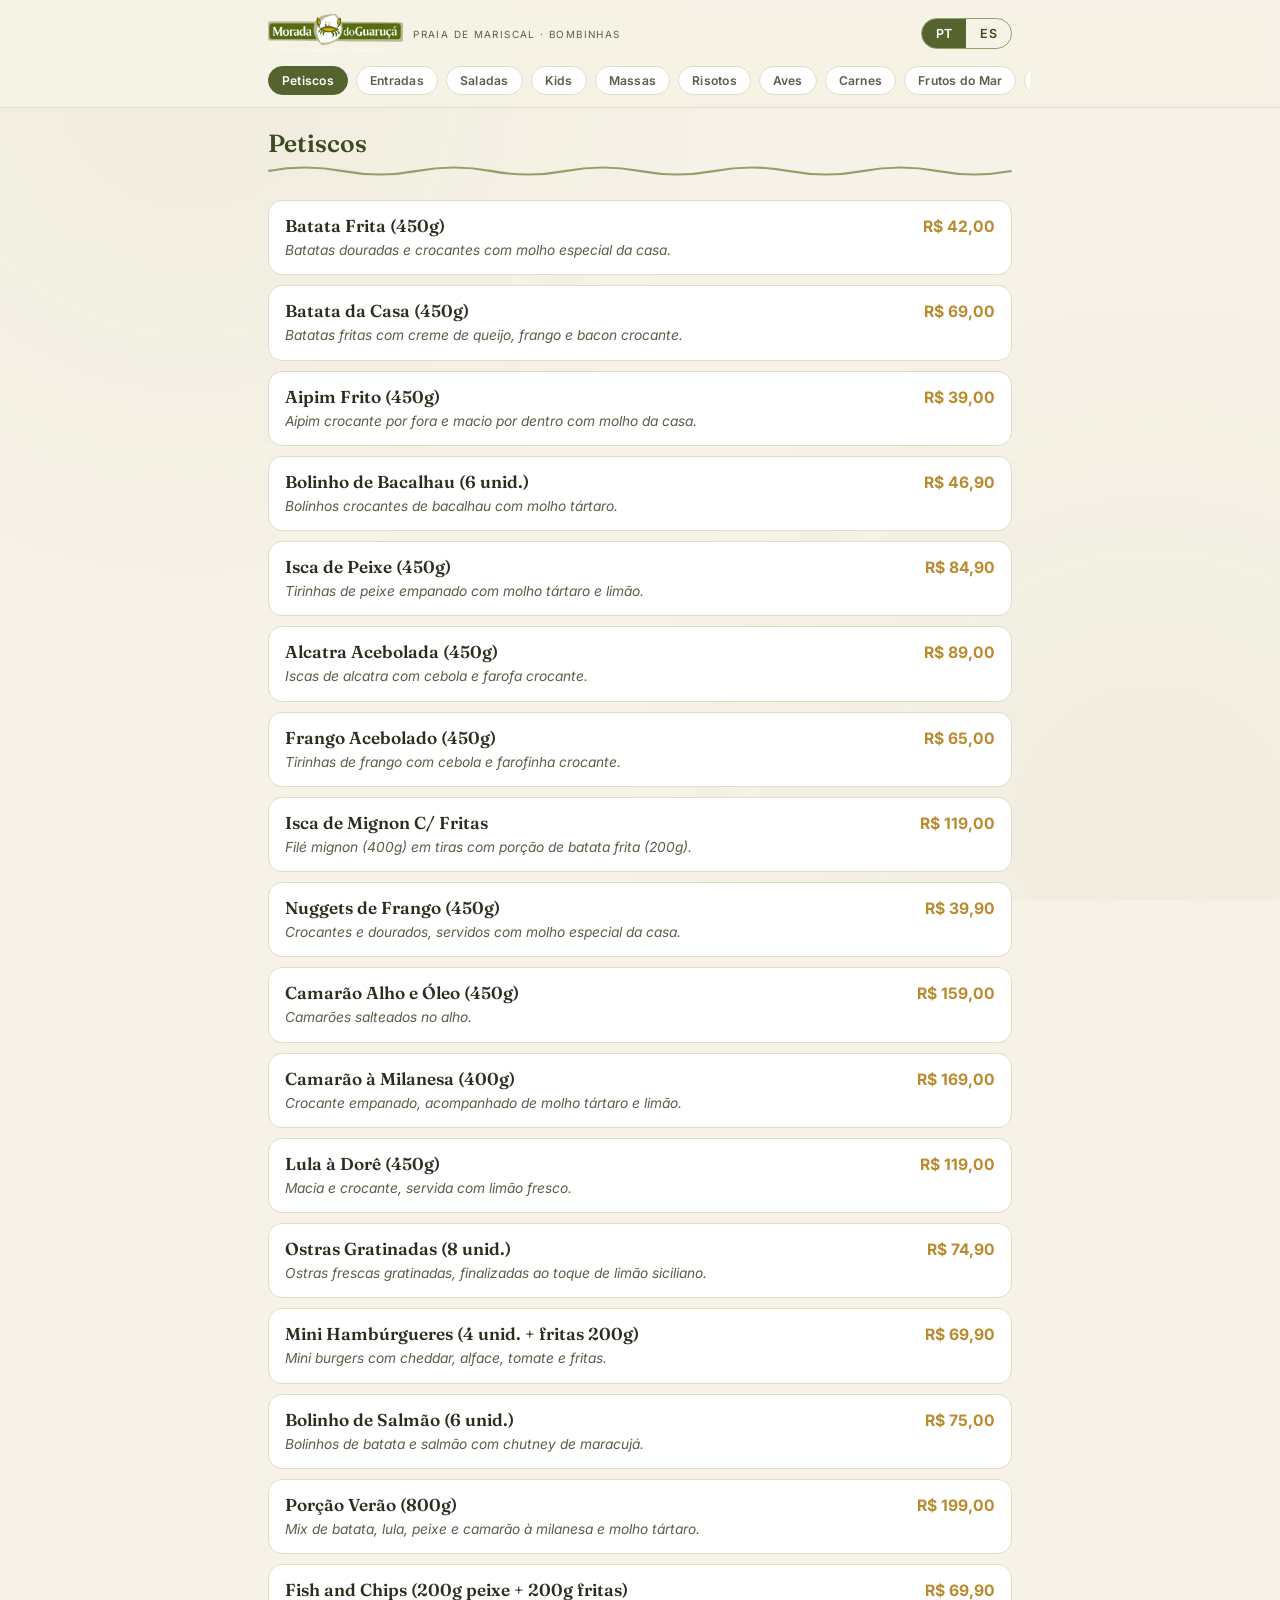
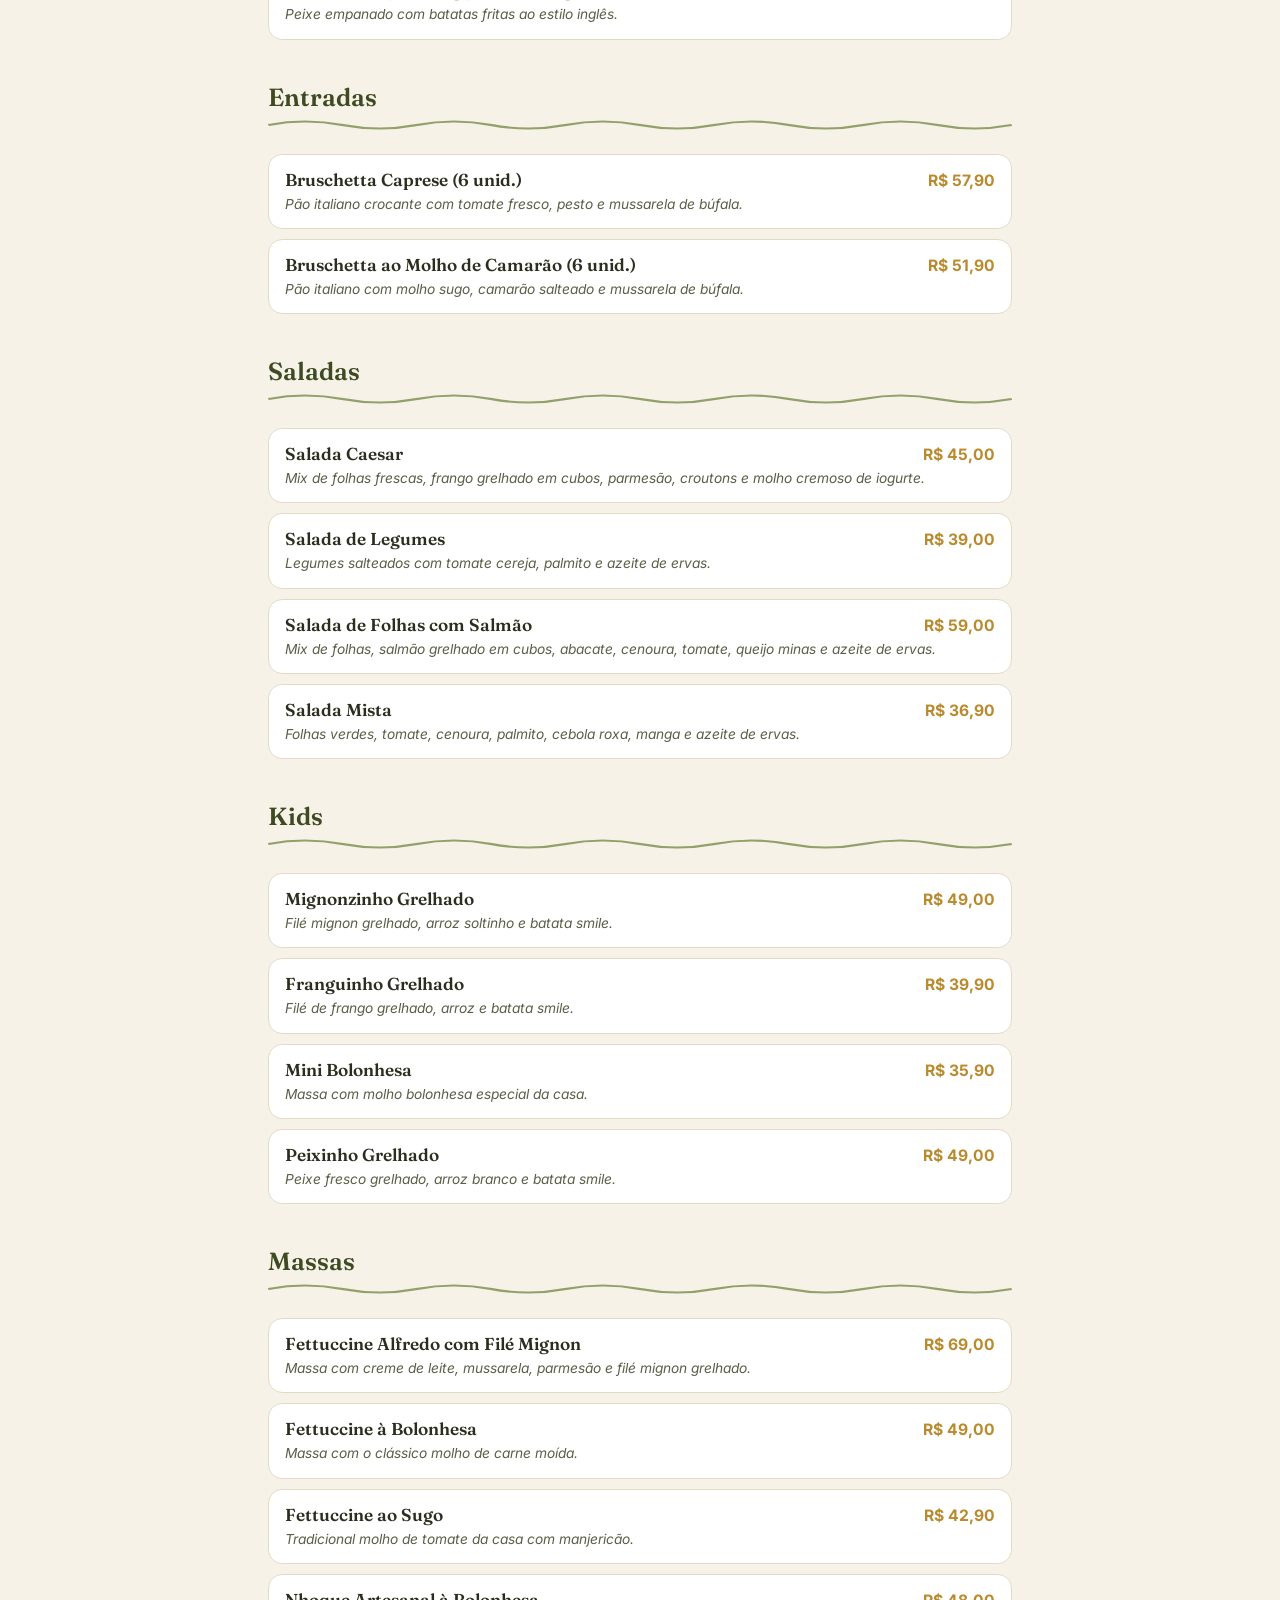
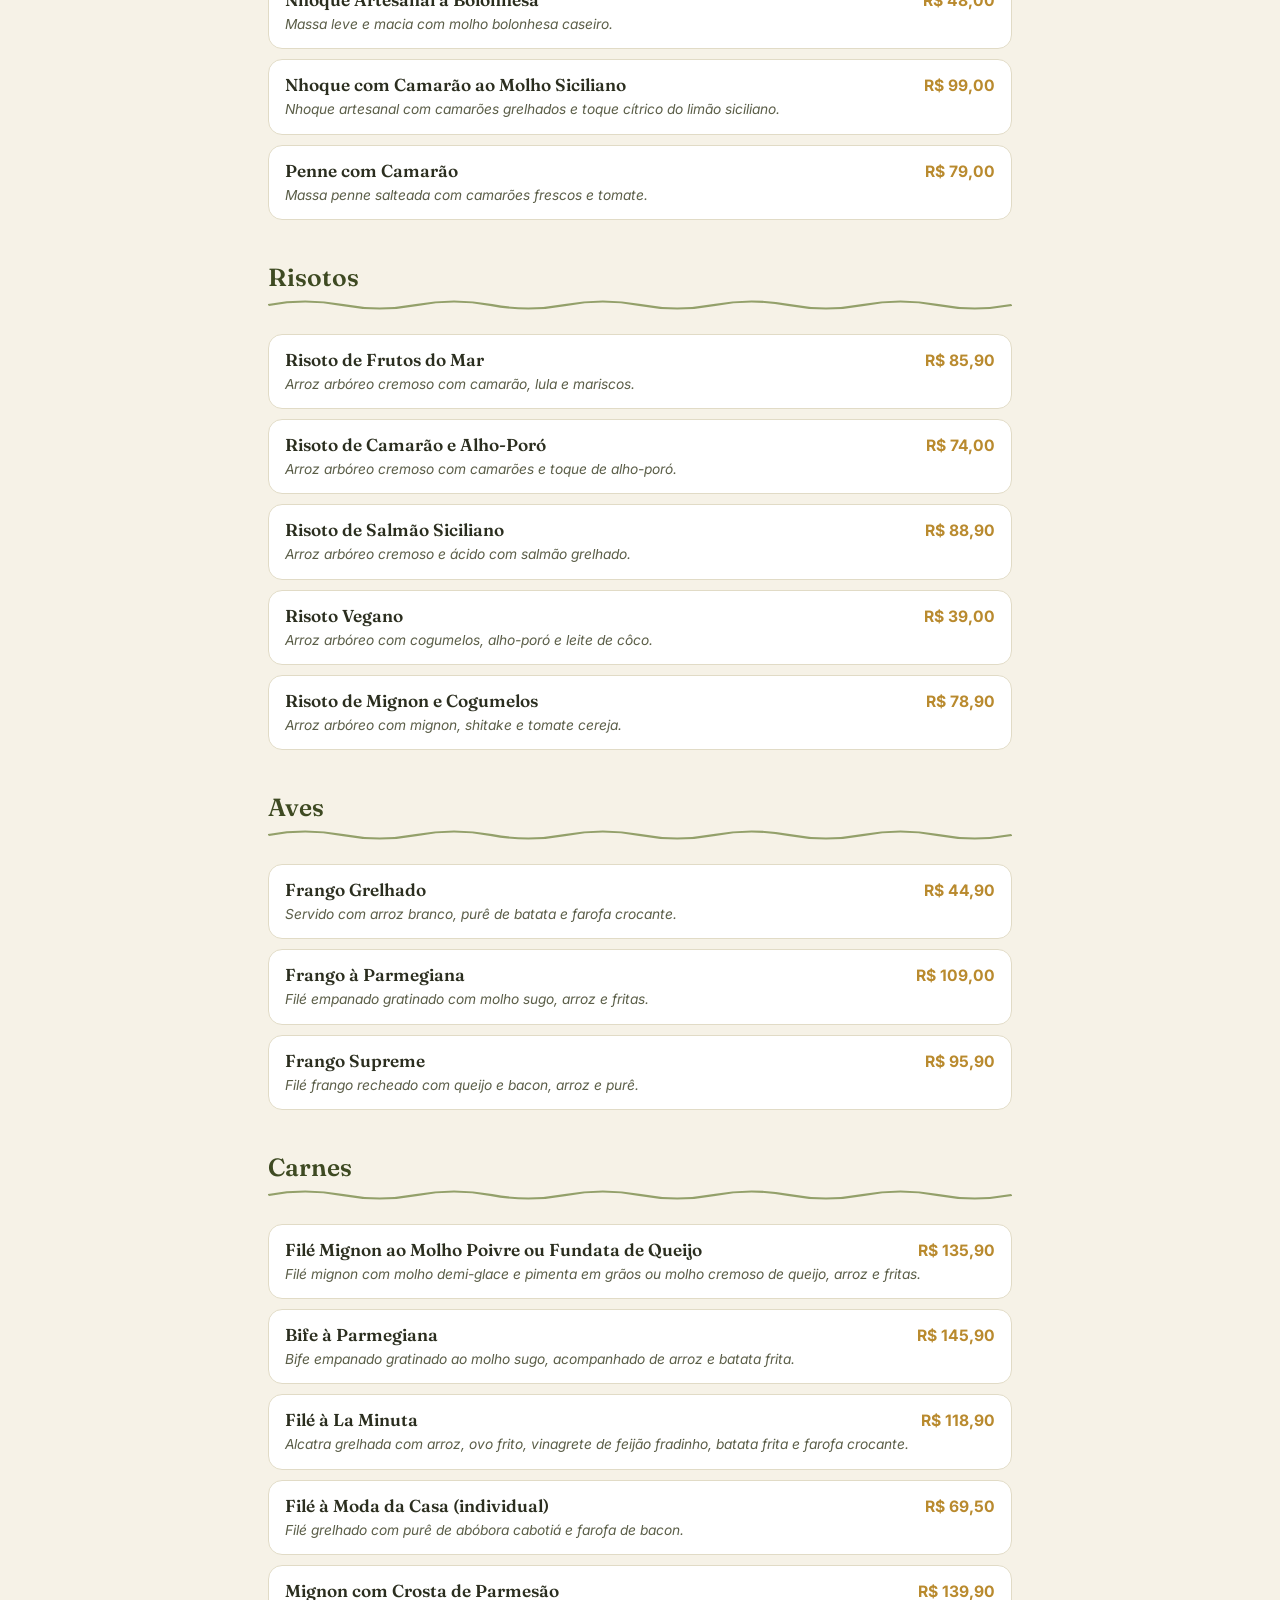
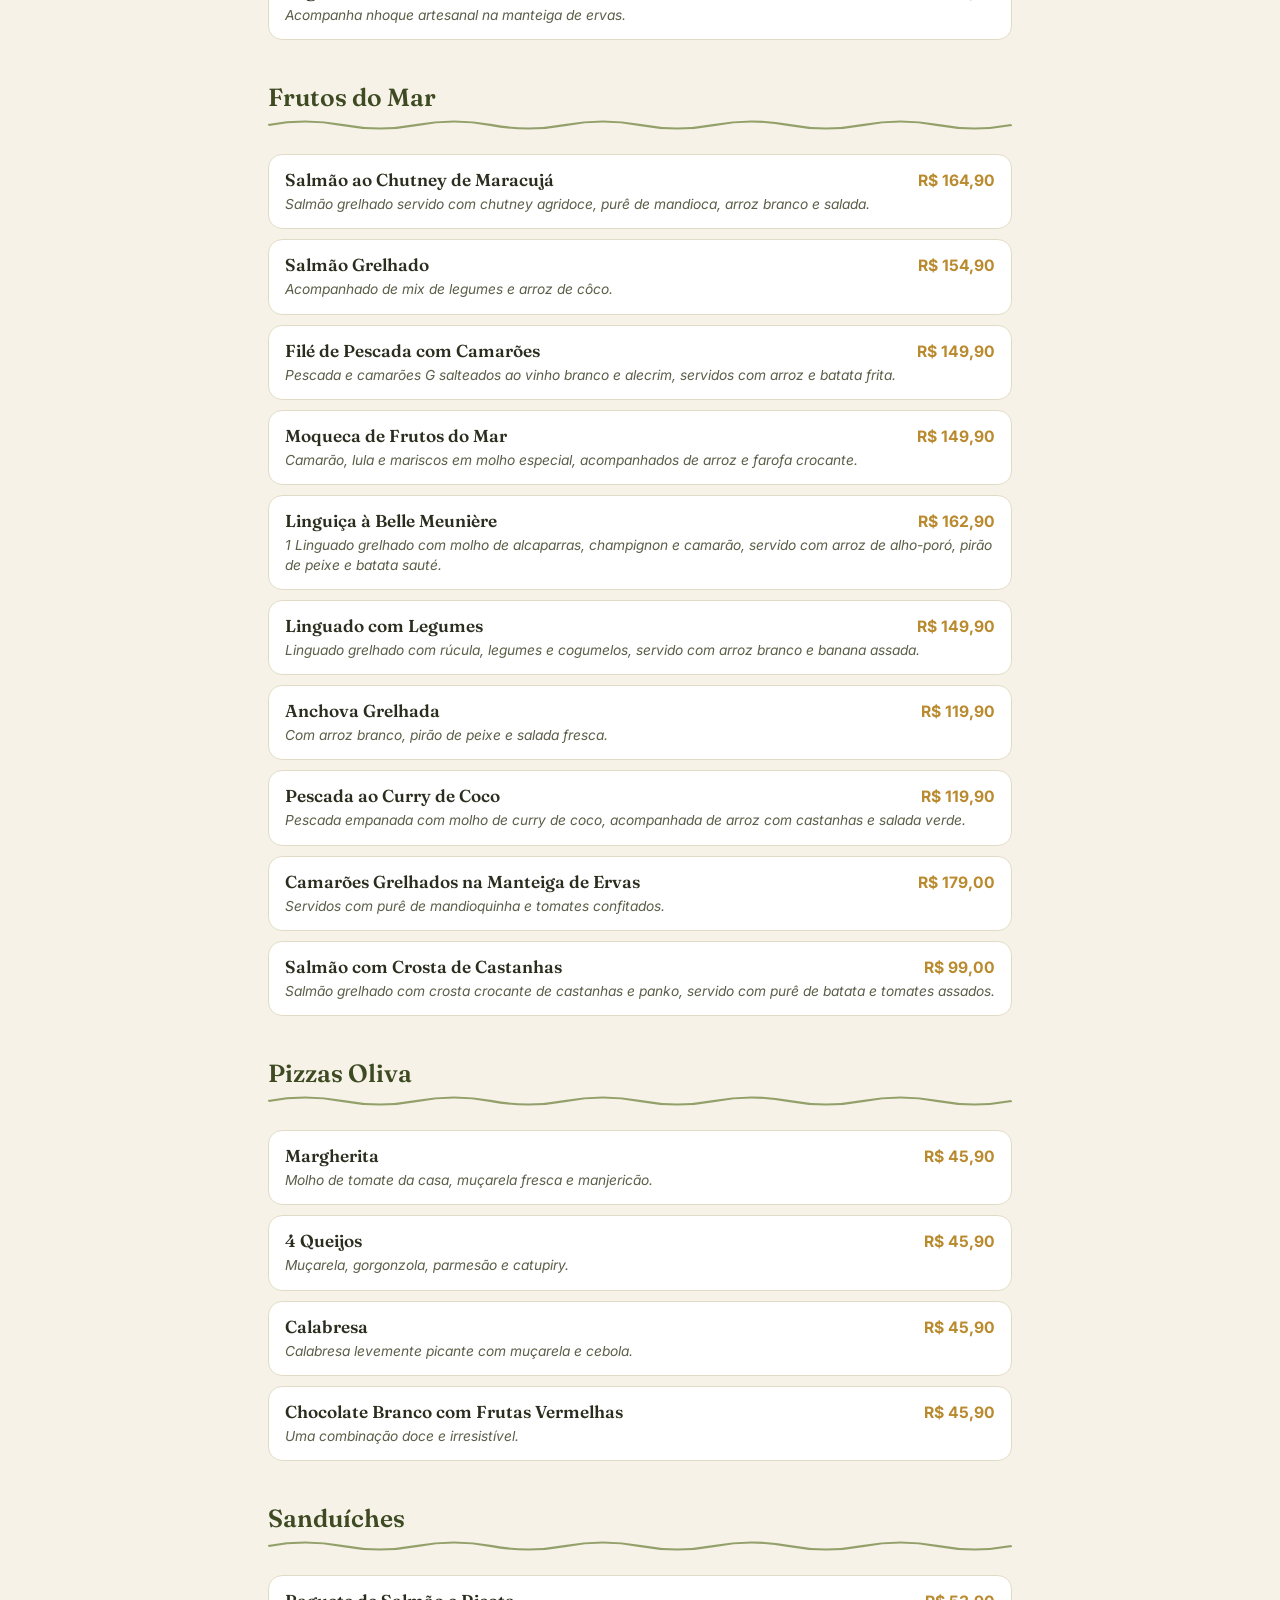
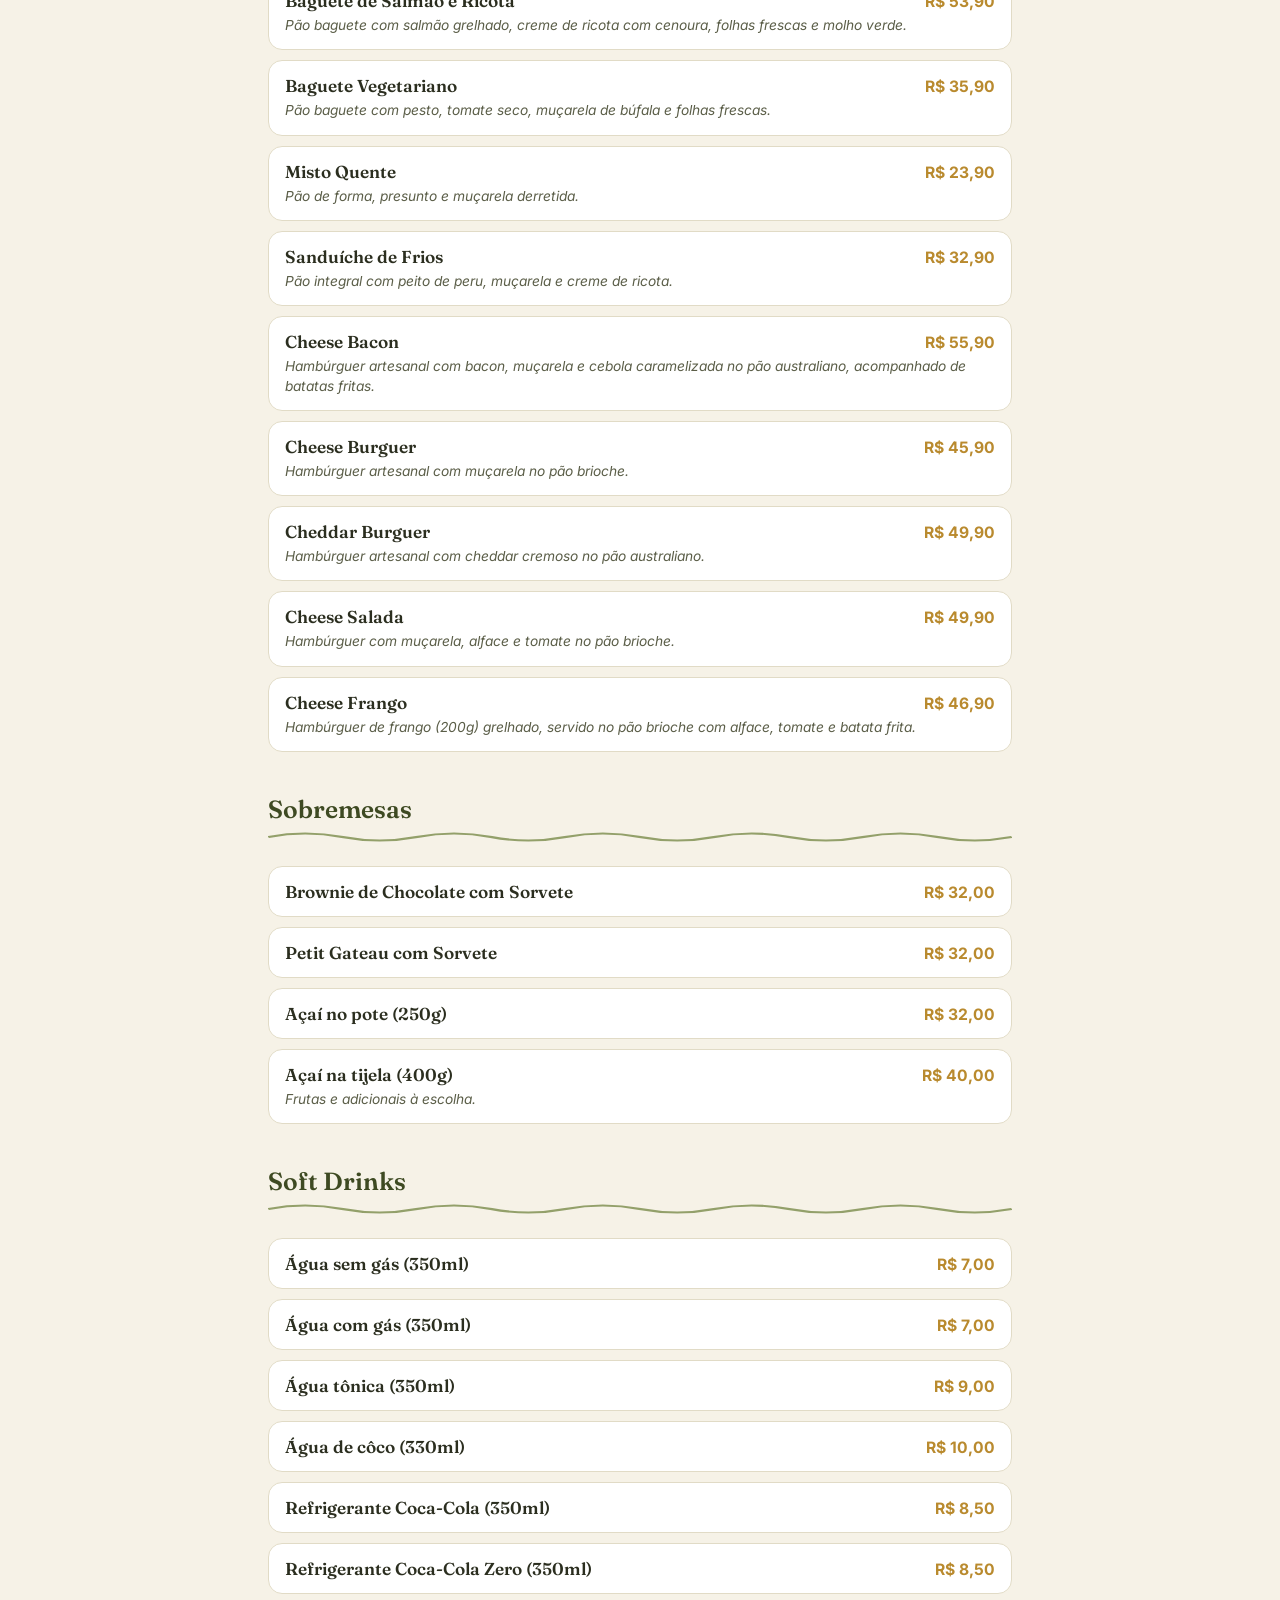
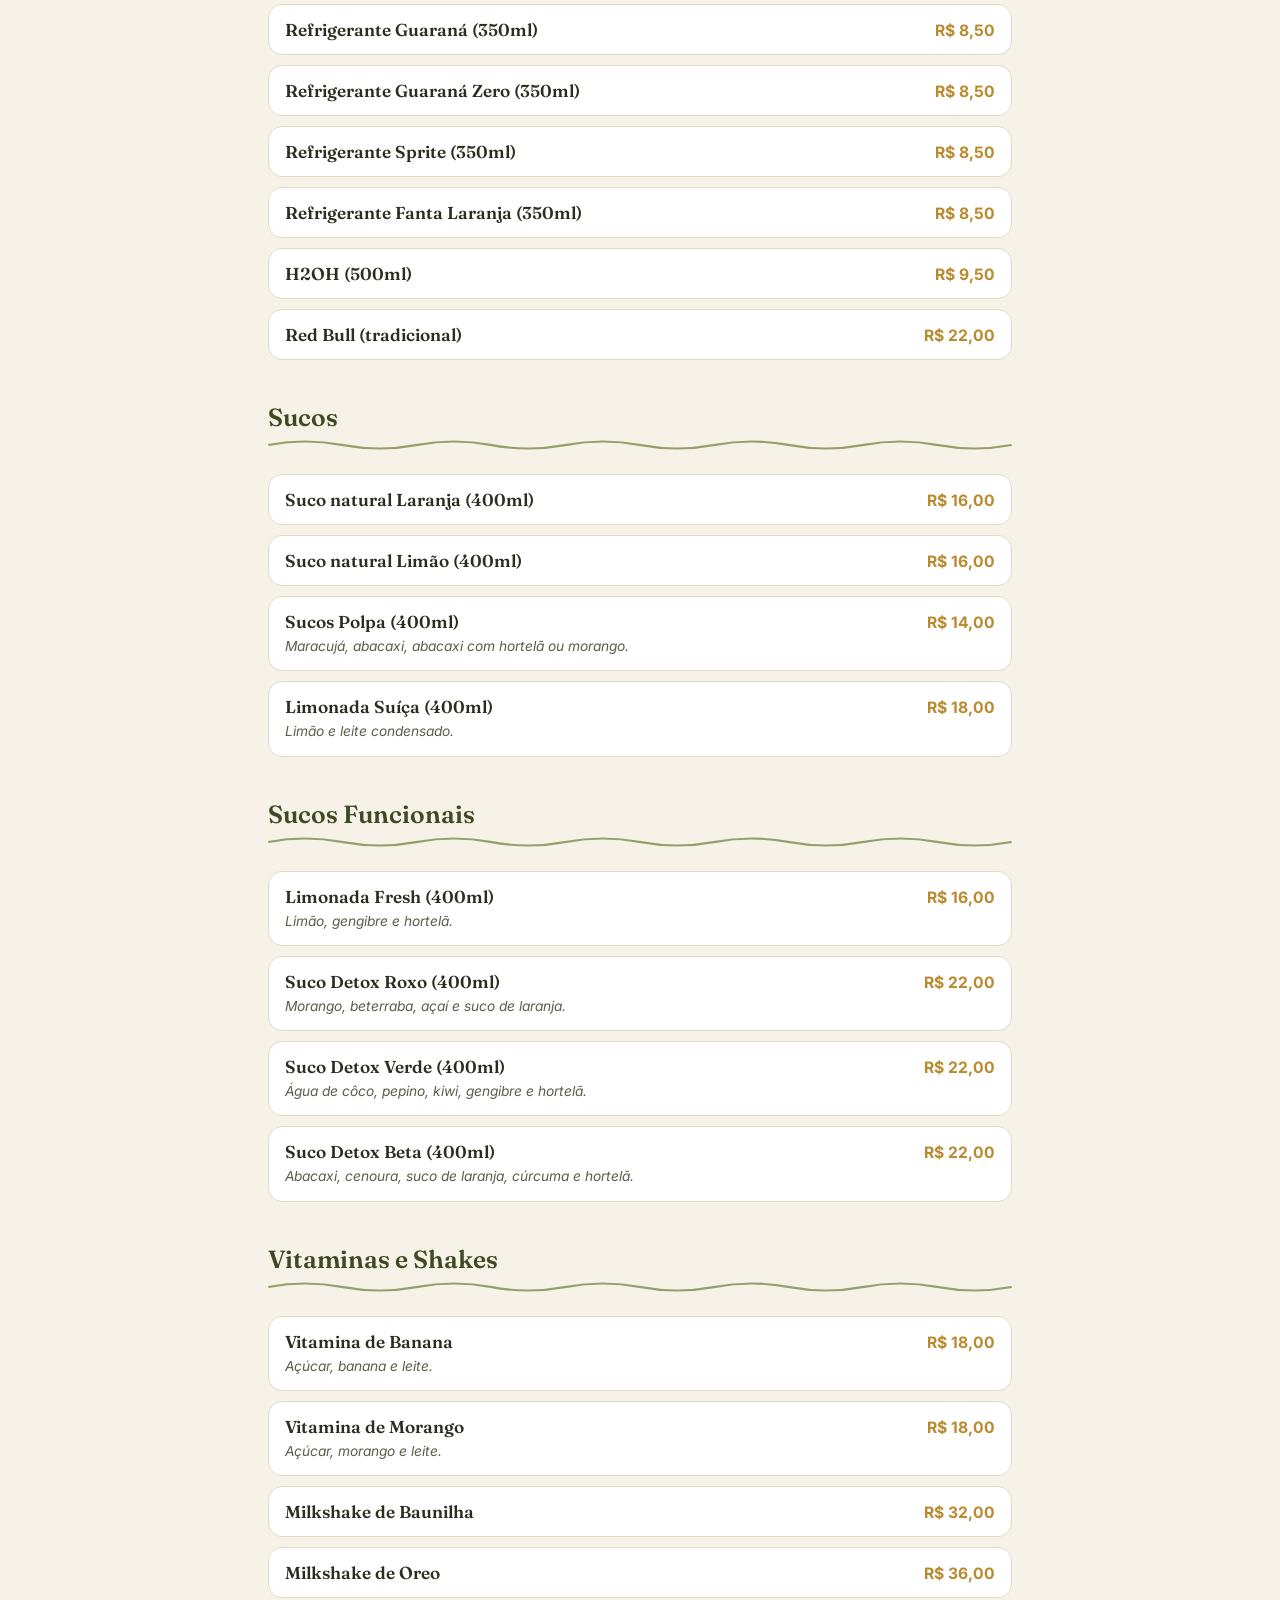
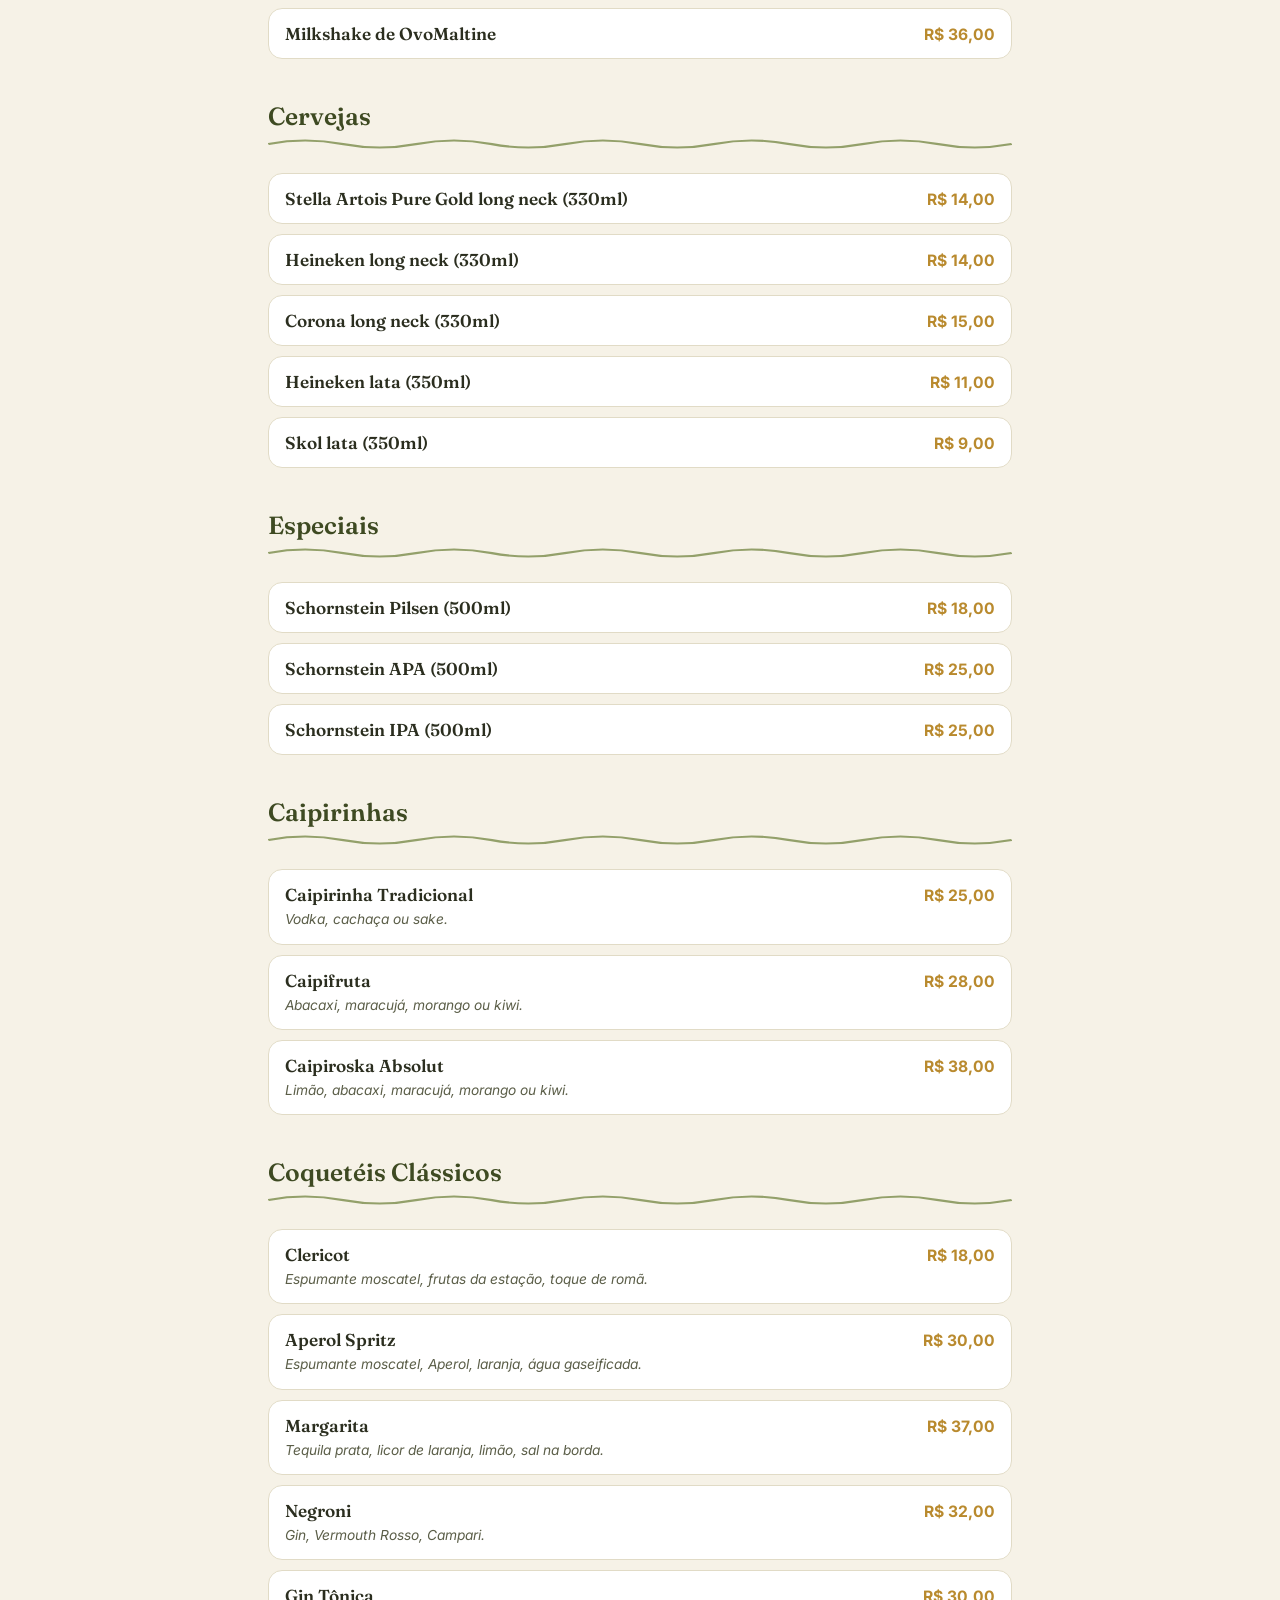
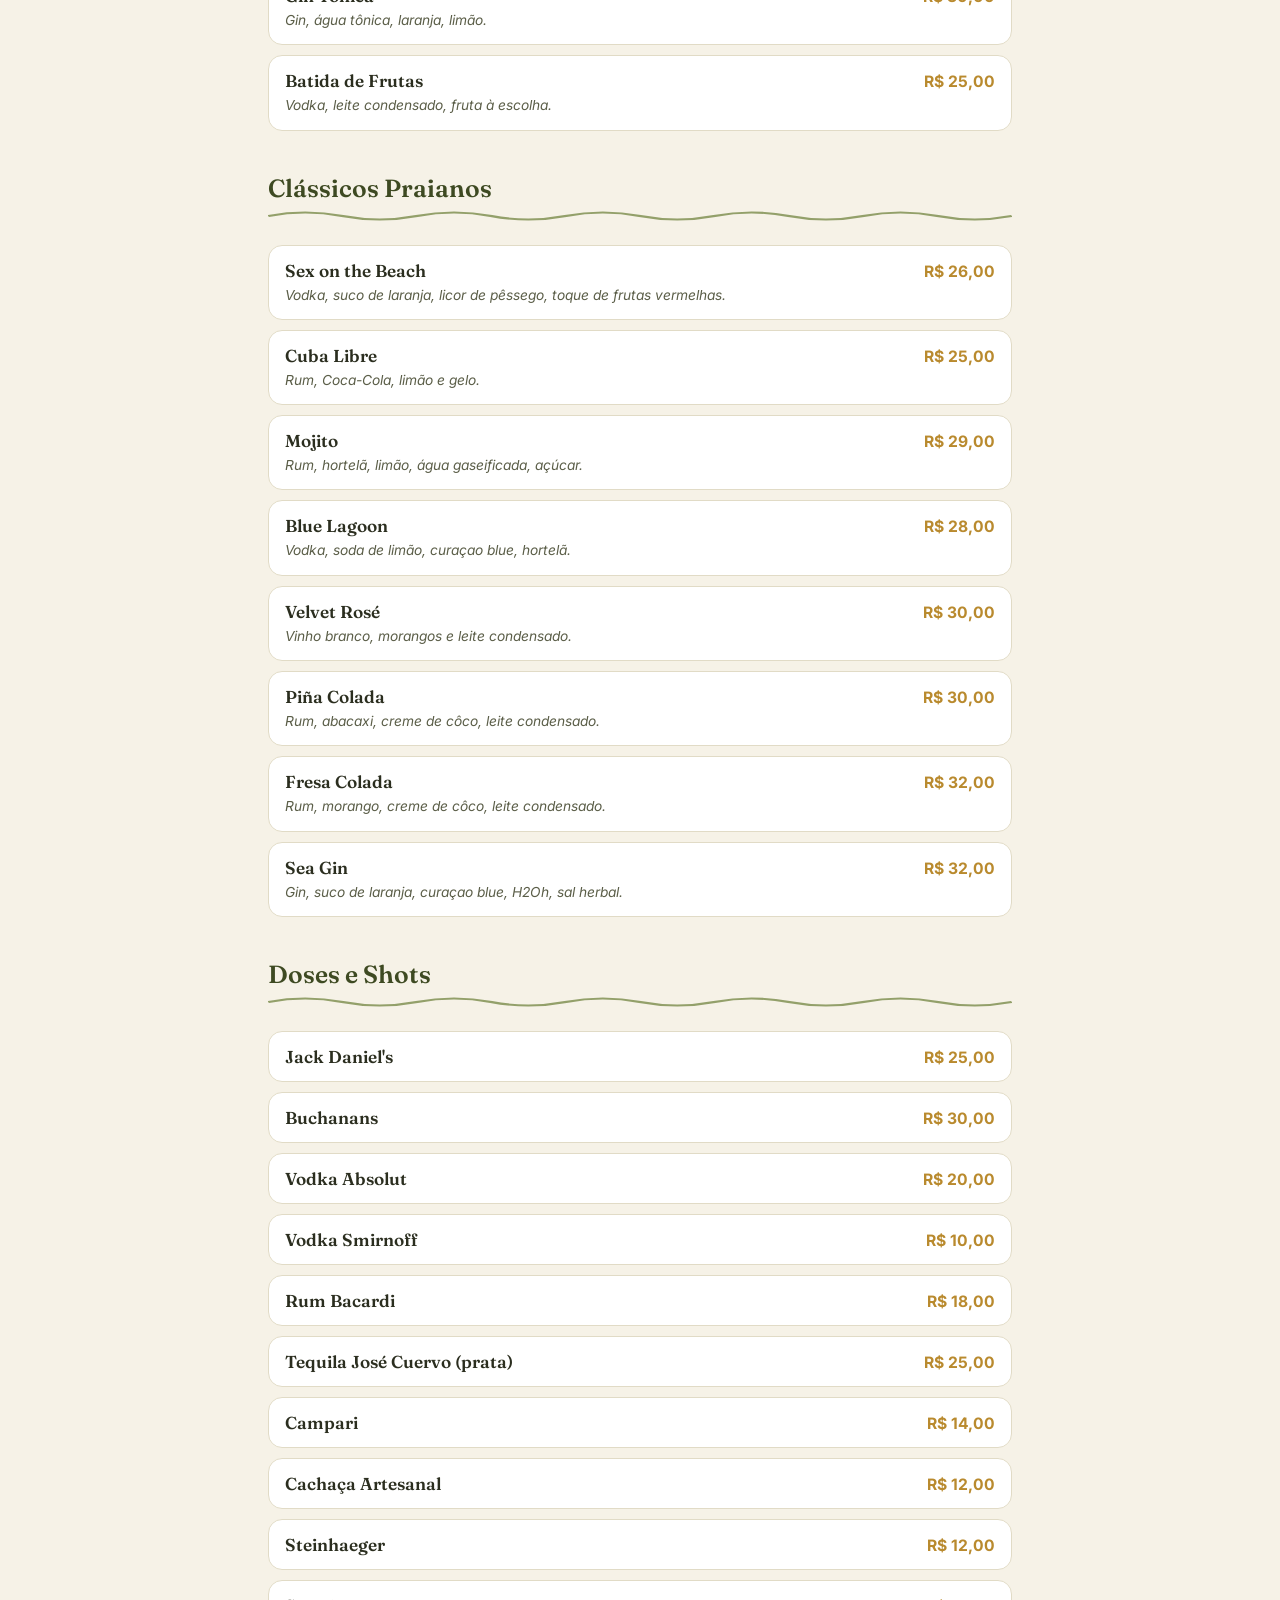
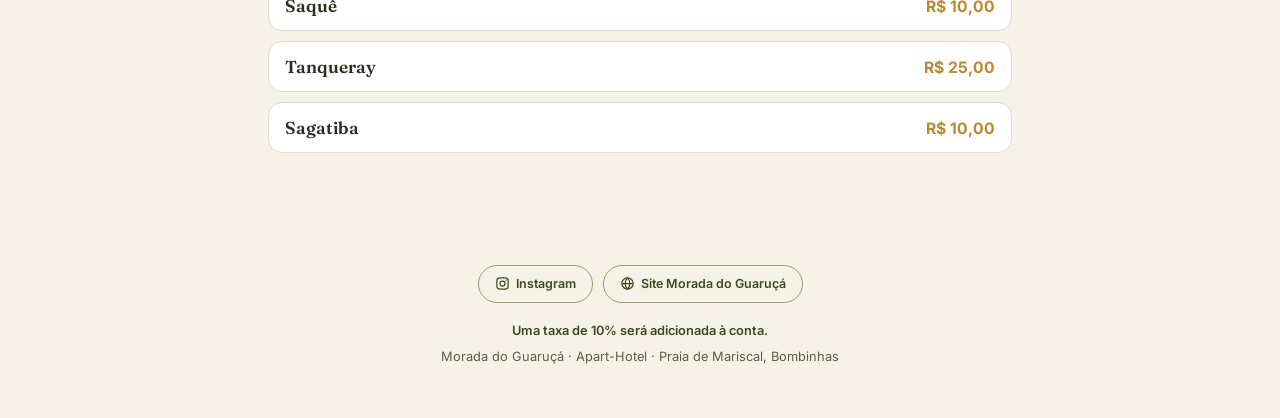
<file: index.html>
<!DOCTYPE html>
<html lang="pt-BR">
<head>
<meta charset="UTF-8">
<meta name="viewport" content="width=device-width, initial-scale=1.0">
<title>Cardápio · Morada do Guaruçá</title>
<link rel="preconnect" href="https://fonts.googleapis.com">
<link rel="preconnect" href="https://fonts.gstatic.com" crossorigin>
<link href="https://fonts.googleapis.com/css2?family=Fraunces:ital,opsz,wght@0,9..144,400;0,9..144,600;0,9..144,700;1,9..144,500&family=Inter:wght@400;500;600;700&display=swap" rel="stylesheet">
<style>
  :root{
    --bg: #F6F2E7;
    --paper: #FFFFFF;
    --ink: #2B2E1F;
    --ink-soft: #5B5E48;
    --olive: #55632F;
    --olive-deep: #3E4A22;
    --olive-soft: #93A06A;
    --sand: #B98A2E;
    --line: #E1DBC6;
    --radius: 14px;
    --maxw: 780px;
  }
  *{box-sizing:border-box;}
  html{scroll-behavior:smooth;}
  @media (prefers-reduced-motion: reduce){
    html{scroll-behavior:auto;}
  }
  body{
    margin:0;
    background:var(--bg);
    color:var(--ink);
    font-family:'Inter',sans-serif;
    -webkit-font-smoothing:antialiased;
  }
  .bg-texture{
    position:fixed; inset:0; z-index:-1; opacity:.5; pointer-events:none;
    background-image:
      radial-gradient(circle at 15% 8%, rgba(85,99,47,.07), transparent 40%),
      radial-gradient(circle at 90% 92%, rgba(85,99,47,.07), transparent 40%);
  }

  /* ---------- Header ---------- */
  header{
    position:sticky; top:0; z-index:50;
    background:rgba(246,242,231,.92);
    backdrop-filter:blur(6px);
    border-bottom:1px solid var(--line);
  }
  .header-top{
    max-width:var(--maxw); margin:0 auto;
    display:flex; align-items:center; justify-content:space-between;
    padding:14px 18px 8px;
  }
  .brand{ display:flex; align-items:center; gap:10px; }
  .brand img.logo{ height:38px; width:auto; flex-shrink:0; display:block; }
  .brand-text{ line-height:1.1; }
  .brand-text span{
    font-size:.62rem; letter-spacing:.14em; text-transform:uppercase;
    color:var(--ink-soft);
  }
  .lang-toggle{
    display:flex; border:1px solid var(--olive-soft); border-radius:999px; overflow:hidden;
    flex-shrink:0;
  }
  .lang-toggle button{
    border:none; background:transparent; padding:7px 14px; font-family:'Inter',sans-serif;
    font-size:.78rem; font-weight:600; letter-spacing:.03em; color:var(--olive-deep);
    cursor:pointer; transition:background .2s,color .2s;
  }
  .lang-toggle button.active{ background:var(--olive); color:#fff; }

  nav.cats{
    max-width:var(--maxw); margin:0 auto;
    display:flex; gap:8px; overflow-x:auto; padding:6px 18px 12px;
    scrollbar-width:none;
  }
  nav.cats::-webkit-scrollbar{ display:none; }
  nav.cats a{
    flex-shrink:0; white-space:nowrap;
    font-size:.76rem; font-weight:600; letter-spacing:.02em;
    color:var(--ink-soft); text-decoration:none;
    padding:6px 13px; border-radius:999px; border:1px solid var(--line);
    background:var(--paper);
    transition:background .2s,color .2s,border-color .2s;
  }
  nav.cats a.active{
    background:var(--olive); color:#fff; border-color:var(--olive);
  }

  /* ---------- Main ---------- */
  main{ max-width:var(--maxw); margin:0 auto; padding:20px 18px 60px; }

  .wave{ width:100%; height:14px; display:block; margin:6px 0 22px; }
  .wave path{ stroke:var(--olive-soft); stroke-width:2; fill:none; }

  section.cat{ scroll-margin-top:118px; margin-bottom:42px; }
  section.cat h2{
    font-family:'Fraunces',serif; font-weight:600; font-size:1.55rem;
    color:var(--olive-deep); margin:0 0 2px;
  }

  .item{
    background:var(--paper);
    border:1px solid var(--line);
    border-radius:var(--radius);
    padding:14px 16px;
    margin-bottom:10px;
  }
  .item-row{
    display:flex; justify-content:space-between; align-items:baseline; gap:12px;
  }
  .item-name{
    font-family:'Fraunces',serif; font-weight:600; font-size:1.02rem;
    color:var(--ink);
  }
  .item-price{
    font-weight:700; font-size:.98rem; color:var(--sand);
    white-space:nowrap;
  }
  .item-desc{
    margin-top:5px; font-size:.86rem; line-height:1.4; color:var(--ink-soft);
    font-style:italic;
  }

  footer{
    max-width:var(--maxw); margin:0 auto; padding:10px 18px 50px;
    text-align:center; color:var(--ink-soft); font-size:.8rem; line-height:1.6;
  }
  footer .taxa{ font-weight:600; color:var(--olive-deep); margin-bottom:6px; }
  .footer-links{
    display:flex; justify-content:center; gap:10px; margin-bottom:18px; flex-wrap:wrap;
  }
  .footer-links a{
    display:inline-flex; align-items:center; gap:6px;
    text-decoration:none; color:var(--olive-deep);
    border:1px solid var(--olive-soft); border-radius:999px;
    padding:8px 16px; font-size:.78rem; font-weight:600;
    transition:background .2s,color .2s;
  }
  .footer-links a:hover{ background:var(--olive); color:#fff; border-color:var(--olive); }
  .footer-links svg{ width:15px; height:15px; }

  .top-link{
    position:fixed; right:16px; bottom:16px; z-index:40;
    width:42px; height:42px; border-radius:50%;
    background:var(--olive); color:#fff;
    display:flex; align-items:center; justify-content:center;
    text-decoration:none; box-shadow:0 3px 10px rgba(0,0,0,.18);
    font-size:1.1rem;
    opacity:0; pointer-events:none; transition:opacity .25s;
  }
  .top-link.show{ opacity:1; pointer-events:auto; }

  @media (min-width:600px){
    .item-name{ font-size:1.08rem; }
  }
</style>
</head>
<body>

<div class="bg-texture"></div>

<header>
  <div class="header-top">
    <div class="brand">
      <img class="logo" src="images/logo-1.png" alt="Logo de mi menú">
      <div class="brand-text">
        <span>Praia de Mariscal · Bombinhas</span>
      </div>
    </div>
    <div class="lang-toggle" id="langToggle">
      <button data-lang="pt" class="active">PT</button>
      <button data-lang="es">ES</button>
    </div>
  </div>
  <nav class="cats" id="catNav"></nav>
</header>

<main id="menuRoot"></main>

<footer>
  <div class="footer-links">
    <a href="https://www.instagram.com/moradadoguaruca/" target="_blank" rel="noopener">
      <svg viewBox="0 0 24 24" fill="none" stroke="currentColor" stroke-width="2"><rect x="3" y="3" width="18" height="18" rx="5"/><circle cx="12" cy="12" r="4"/><circle cx="17.5" cy="6.5" r="1" fill="currentColor" stroke="none"/></svg>
      Instagram
    </a>
    <a href="https://oferta.moradadoguaruca.com.br/nossos-links" target="_blank" rel="noopener">
      <svg viewBox="0 0 24 24" fill="none" stroke="currentColor" stroke-width="2"><circle cx="12" cy="12" r="9"/><path d="M3 12h18M12 3c2.5 2.7 4 6 4 9s-1.5 6.3-4 9c-2.5-2.7-4-6-4-9s1.5-6.3 4-9z"/></svg>
      <span data-i18n="footerSite"></span>
    </a>
  </div>
  <div class="taxa" data-i18n="footerTaxa"></div>
  <div data-i18n="footerCredit"></div>
</footer>

<a href="#top" class="top-link" id="topLink" aria-label="Voltar ao topo">↑</a>

<script>
/* ============ Helpers de dados ============ */
// Por enquanto o campo "es" repete o texto em "pt" tal como pedido.
// Para traduzir depois: edite apenas o objeto "es" de cada item/categoria.
// name/desc/price: texto original en portugués (obligatorio).
// nameEs/descEs: texto en español (OPCIONAL). Si no los escribís,
// el español muestra automáticamente el mismo texto en portugués.
function I(name, desc, price, nameEs, descEs){
  return {
    price: price,
    pt:{ name:name, desc: desc||'' },
    es:{ name: (nameEs!==undefined ? nameEs : name), desc: (descEs!==undefined ? descEs : (desc||'')) }
  };
}
// title/titleEs: igual que arriba, titleEs es opcional.
function C(id, title, items, titleEs){
  return { id:id, title:{ pt:title, es:(titleEs!==undefined ? titleEs : title) }, items:items };
}

const UI = {
  footerTaxa: { pt:'Uma taxa de 10% será adicionada à conta.', es:'Uma taxa de 10% será adicionada à conta.' },
  footerCredit: { pt:'Morada do Guaruçá · Apart-Hotel · Praia de Mariscal, Bombinhas', es:'Morada do Guaruçá · Apart-Hotel · Praia de Mariscal, Bombinhas' },
  footerSite: { pt:'Site Morada do Guaruçá', es:'Site Morada do Guaruçá' }
};

/* ============ Cardápio completo ============ */
const MENU = [

C('petiscos','Petiscos', [
  I('Batata Frita (450g)','Batatas douradas e crocantes com molho especial da casa.','R$ 42,00','Papas Fritas (450g)','Papas doradas y crocantes con salsa especial de la casa.'),
  I('Batata da Casa (450g)','Batatas fritas com creme de queijo, frango e bacon crocante.','R$ 69,00','Papas de la Casa (450g)','Papas fritas con crema de queso, pollo y bacon crocante.'),
  I('Aipim Frito (450g)','Aipim crocante por fora e macio por dentro com molho da casa.','R$ 39,00','Mandioca Frita (450g)','Mandioca crocante por fuera y tierna por dentro con salsa de la casa.'),
  I('Bolinho de Bacalhau (6 unid.)','Bolinhos crocantes de bacalhau com molho tártaro.','R$ 46,90','Buñuelos de Bacalao (6 unid.)','Buñuelos crocantes de bacalao con salsa tártara.'),
  I('Isca de Peixe (450g)','Tirinhas de peixe empanado com molho tártaro e limão.','R$ 84,90','Pescado Empanado (450g)','Tiritas de pescado rebozado con salsa tártara y limón.'),
  I('Alcatra Acebolada (450g)','Iscas de alcatra com cebola e farofa crocante.','R$ 89,00','Bife de Cuadril Encebollado (450g)','Tiritas de cuadril con cebolla y farofa crocante.'),
  I('Frango Acebolado (450g)','Tirinhas de frango com cebola e farofinha crocante.','R$ 65,00','Pollo Encebollado (450g)','Tiritas de pollo con cebolla y farofa crocante.'),
  I('Isca de Mignon C/ Fritas','Filé mignon (400g) em tiras com porção de batata frita (200g).','R$ 119,00','Lomo con Papas Fritas','Lomo (400g) en tiras con una porción de papas fritas (200g).'),
  I('Nuggets de Frango (450g)','Crocantes e dourados, servidos com molho especial da casa.','R$ 39,90','Nuggets de Pollo (450g)','Crocantes y dorados, servidos con salsa especial de la casa.'),
  I('Camarão Alho e Óleo (450g)','Camarões salteados no alho.','R$ 159,00','Camarones en Ajo y Aceite (450g)','Camarones salteados con ajo.'),
  I('Camarão à Milanesa (400g)','Crocante empanado, acompanhado de molho tártaro e limão.','R$ 169,00','Camarones Empanados (400g)','Crocantes y rebozados, acompañados con salsa tártara y limón.'),
  I('Lula à Dorê (450g)','Macia e crocante, servida com limão fresco.','R$ 119,00','Rabas a la Romana (450g)','Tiernas y crocantes, servidas con limón fresco.'),
  I('Ostras Gratinadas (8 unid.)','Ostras frescas gratinadas, finalizadas ao toque de limão siciliano.','R$ 74,90','Ostras Gratinadas (8 unid.)','Ostras frescas gratinadas, terminadas con un toque de limón siciliano.'),
  I('Mini Hambúrgueres (4 unid. + fritas 200g)','Mini burgers com cheddar, alface, tomate e fritas.','R$ 69,90','Mini Hamburguesas (4 unid. + papas fritas 200g)','Mini burgers con cheddar, lechuga, tomate y papas fritas.'),
  I('Bolinho de Salmão (6 unid.)','Bolinhos de batata e salmão com chutney de maracujá.','R$ 75,00','Buñuelos de Salmón (6 unid.)','Buñuelos de papa y salmón con chutney de maracuyá.'),
  I('Porção Verão (800g)','Mix de batata, lula, peixe e camarão à milanesa e molho tártaro.','R$ 199,00','Porción de Verano (800g)','Mix de papas fritas, rabas, pescado y camarones empanados con salsa tártara.'),
  I('Fish and Chips (200g peixe + 200g fritas)','Peixe empanado com batatas fritas ao estilo inglês.','R$ 69,90','Fish and Chips (200g pescado + 200g papas fritas)','Pescado rebozado con papas fritas al estilo inglés.'),
], 'Porciones'),

C('entradas','Entradas', [
  I('Bruschetta Caprese (6 unid.)','Pão italiano crocante com tomate fresco, pesto e mussarela de búfala.','R$ 57,90','Bruschetta Caprese (6 unid.)','Pan italiano crocante con tomate fresco, pesto y muzzarella de búfala.'),
  I('Bruschetta ao Molho de Camarão (6 unid.)','Pão italiano com molho sugo, camarão salteado e mussarela de búfala.','R$ 51,90','Bruschetta con Salsa de Camarones (6 unid.)','Pan italiano con salsa de tomate, camarones salteados y muzzarella de búfala.'),
]),

C('saladas','Saladas', [
  I('Salada Caesar','Mix de folhas frescas, frango grelhado em cubos, parmesão, croutons e molho cremoso de iogurte.','R$ 45,00','Ensalada Caesar','Mix de hojas verdes, pollo a la plancha en cubos, parmesano, croutons y aderezo cremoso de yogur.'),
  I('Salada de Legumes','Legumes salteados com tomate cereja, palmito e azeite de ervas.','R$ 39,00','Ensalada de Vegetales','Vegetales salteados con tomates cherry, palmitos y aceite de hierbas.'),
  I('Salada de Folhas com Salmão','Mix de folhas, salmão grelhado em cubos, abacate, cenoura, tomate, queijo minas e azeite de ervas.','R$ 59,00','Ensalada de Hojas Verdes con Salmón','Mix de hojas verdes, salmón a la plancha en cubos, palta, zanahoria, tomate, queso fresco y aceite de hierbas.'),
  I('Salada Mista','Folhas verdes, tomate, cenoura, palmito, cebola roxa, manga e azeite de ervas.','R$ 36,90','Ensalada Mixta','Hojas verdes, tomate, zanahoria, palmitos, cebolla morada, mango y aceite de hierbas.'),
], 'Ensaladas'),

C('kids','Kids', [
  I('Mignonzinho Grelhado','Filé mignon grelhado, arroz soltinho e batata smile.','R$ 49,00','Lomito a la Plancha','Lomo a la plancha, arroz blanco y papas smile.'),
  I('Franguinho Grelhado','Filé de frango grelhado, arroz e batata smile.','R$ 39,90','Pollito a la Plancha','Filet de pollo a la plancha, arroz y papas smile.'),
  I('Mini Bolonhesa','Massa com molho bolonhesa especial da casa.','R$ 35,90','Mini Boloñesa','Pasta con salsa boloñesa especial de la casa.'),
  I('Peixinho Grelhado','Peixe fresco grelhado, arroz branco e batata smile.','R$ 49,00','Pescadito a la Plancha','Pescado fresco a la plancha, arroz blanco y papas smile.'),
], 'Menú Infantil'),

C('massas','Massas', [
  I('Fettuccine Alfredo com Filé Mignon','Massa com creme de leite, mussarela, parmesão e filé mignon grelhado.','R$ 69,00','Fettuccine Alfredo con Lomo','Fettuccine con crema de leche, muzzarella, parmesano y lomo a la plancha.'),
  I('Fettuccine à Bolonhesa','Massa com o clássico molho de carne moída.','R$ 49,00','Fettuccine a la Boloñesa','Fettuccine con la clásica salsa boloñesa.'),
  I('Fettuccine ao Sugo','Tradicional molho de tomate da casa com manjericão.','R$ 42,90','Fettuccine con Salsa Filetto','Fettuccine con la tradicional salsa de tomate de la casa y albahaca.'),
  I('Nhoque Artesanal à Bolonhesa','Massa leve e macia com molho bolonhesa caseiro.','R$ 48,00','Ñoquis Artesanales a la Boloñesa','Ñoquis suaves acompañados de salsa boloñesa casera.'),
  I('Nhoque com Camarão ao Molho Siciliano','Nhoque artesanal com camarões grelhados e toque cítrico do limão siciliano.','R$ 99,00','Ñoquis con Camarones y Salsa Siciliana','Ñoquis artesanales con camarones a la plancha y un toque cítrico de limón siciliano.'),
  I('Penne com Camarão','Massa penne salteada com camarões frescos e tomate.','R$ 79,00','Mostacholes con Camarones','Clásica pasta mostachol salteada con camarones frescos y tomate.'),
], 'Pastas'),

C('risotos','Risotos', [
  I('Risoto de Frutos do Mar','Arroz arbóreo cremoso com camarão, lula e mariscos.','R$ 85,90','Risotto de Frutos de Mar','Arroz arbóreo cremoso con camarones, calamar y mariscos.'),
  I('Risoto de Camarão e Alho-Poró','Arroz arbóreo cremoso com camarões e toque de alho-poró.','R$ 74,00','Risotto de Camarones y Puerro','Arroz arbóreo cremoso con camarones y un toque de puerro.'),
  I('Risoto de Salmão Siciliano','Arroz arbóreo cremoso e ácido com salmão grelhado.','R$ 88,90','Risotto de Salmón Siciliano','Arroz arbóreo cremoso con un toque cítrico y salmón a la plancha.'),
  I('Risoto Vegano','Arroz arbóreo com cogumelos, alho-poró e leite de côco.','R$ 39,00','Risotto Vegano','Arroz arbóreo con hongos, puerro y leche de coco.'),
  I('Risoto de Mignon e Cogumelos','Arroz arbóreo com mignon, shitake e tomate cereja.','R$ 78,90','Risotto de Lomo y Hongos','Arroz arbóreo con lomo, hongos shitake y tomates cherry.'),
], 'Risottos'),

C('aves','Aves', [
  I('Frango Grelhado','Servido com arroz branco, purê de batata e farofa crocante.','R$ 44,90','Pollo a la Plancha','Servido con arroz blanco, puré de papas y farofa crocante.'),
  I('Frango à Parmegiana','Filé empanado gratinado com molho sugo, arroz e fritas.','R$ 109,00','Milanesa de Pollo a la Napolitana','Filet de pollo gratinado con salsa de tomate, arroz y papas fritas.'),
  I('Frango Supreme','Filé frango recheado com queijo e bacon, arroz e purê.','R$ 95,90','Pollo Supreme','Filet de pollo relleno de queso y panceta, acompañado de arroz y puré de papas.'),
], 'Aves'),

C('carnes','Carnes', [
  I('Filé Mignon ao Molho Poivre ou Fundata de Queijo','Filé mignon com molho demi-glace e pimenta em grãos ou molho cremoso de queijo, arroz e fritas.','R$ 135,90','Lomo con Salsa Poivre o Fundata de Queso','Lomo con salsa demi-glace y pimienta en grano o salsa cremosa de queso, arroz y papas fritas.'),
  I('Bife à Parmegiana','Bife empanado gratinado ao molho sugo, acompanhado de arroz e batata frita.','R$ 145,90','Milanesa de Carne a la Napolitana','Milanesa de carne gratinada con salsa de tomate, acompañada de arroz y papas fritas.'),
  I('Filé à La Minuta','Alcatra grelhada com arroz, ovo frito, vinagrete de feijão fradinho, batata frita e farofa crocante.','R$ 118,90','Bife a la Minuta','Bife de cuadril a la plancha con arroz, huevos fritos, vinagreta de porotos, papas fritas y farofa crocante.'),
  I('Filé à Moda da Casa (individual)','Filé grelhado com purê de abóbora cabotiá e farofa de bacon.','R$ 69,50','Bife de la Casa (Individual)','Bife a la plancha con puré de zapallo y farofa de bacon.'),
  I('Mignon com Crosta de Parmesão','Acompanha nhoque artesanal na manteiga de ervas.','R$ 139,90','Lomo en Crosta de Parmesano','Acompañado de ñoquis artesanales a la manteca de hierbas.'),
], 'Carnes'),

C('frutos-do-mar','Frutos do Mar', [
  I('Salmão ao Chutney de Maracujá','Salmão grelhado servido com chutney agridoce, purê de mandioca, arroz branco e salada.','R$ 164,90','Salmón con Chutney de Maracuyá','Salmón a la plancha servido con chutney agridulce, puré de mandioca, arroz blanco y ensalada.'),
  I('Salmão Grelhado','Acompanhado de mix de legumes e arroz de côco.','R$ 154,90','Salmón a la Plancha','Acompañado de mix de vegetales y arroz de coco.'),
  I('Filé de Pescada com Camarões','Pescada e camarões G salteados ao vinho branco e alecrim, servidos com arroz e batata frita.','R$ 149,90','Filete de Pescada con Camarones','Pescada y camarones grandes salteados al vino blanco y romero, servidos con arroz y papas fritas.'),
  I('Moqueca de Frutos do Mar','Camarão, lula e mariscos em molho especial, acompanhados de arroz e farofa crocante.','R$ 149,90','Moqueca de Frutos de Mar','Camarones, calamares y mariscos en una salsa especial, acompañados de arroz y farofa crocante.'),
  I('Linguiça à Belle Meunière','1 Linguado grelhado com molho de alcaparras, champignon e camarão, servido com arroz de alho-poró, pirão de peixe e batata sauté.','R$ 162,90','Lenguado a la Belle Meunière','Un lenguado a la plancha con salsa de alcaparras, champiñones y camarones, servido con arroz de puerro, pirão de pescado y papas salteadas.'),
  I('Linguado com Legumes','Linguado grelhado com rúcula, legumes e cogumelos, servido com arroz branco e banana assada.','R$ 149,90','Lenguado con Vegetales','Lenguado a la plancha con rúcula, vegetales y hongos, servido con arroz blanco y banana asada.'),
  I('Anchova Grelhada','Com arroz branco, pirão de peixe e salada fresca.','R$ 119,90','Anchoa a la Plancha','Acompañada de arroz blanco, pirão de pescado y ensalada fresca.'),
  I('Pescada ao Curry de Coco','Pescada empanada com molho de curry de coco, acompanhada de arroz com castanhas e salada verde.','R$ 119,90','Pescada al Curry de Coco','Pescada rebozada con salsa de curry y coco, acompañada de arroz con castañas y ensalada verde.'),
  I('Camarões Grelhados na Manteiga de Ervas','Servidos com purê de mandioquinha e tomates confitados.','R$ 179,00','Camarones a la Plancha con Manteca de Hierbas','Servidos con puré de mandioquinha y tomates confitados.'),
  I('Salmão com Crosta de Castanhas','Salmão grelhado com crosta crocante de castanhas e panko, servido com purê de batata e tomates assados.','R$ 99,00','Salmón con Costra de Castañas','Salmón a la plancha con costra crocante de castañas y panko, servido con puré de papas y tomates asados.'),
], 'Frutos de Mar'),

C('pizzas','Pizzas Oliva', [
  I('Margherita','Molho de tomate da casa, muçarela fresca e manjericão.','R$ 45,90','Margarita','Salsa de tomate de la casa, mozzarella fresca y albahaca.'),
  I('4 Queijos','Muçarela, gorgonzola, parmesão e catupiry.','R$ 45,90','4 Quesos','Mozzarella, gorgonzola, parmesano y catupiry.'),
  I('Calabresa','Calabresa levemente picante com muçarela e cebola.','R$ 45,90','Calabresa','Calabresa ligeramente picante con mozzarella y cebolla.'),
  I('Chocolate Branco com Frutas Vermelhas','Uma combinação doce e irresistível.','R$ 45,90','Chocolate Blanco con Frutos Rojos','Una combinación dulce e irresistible.')
]),

C('sanduiches','Sanduíches', [
  I('Baguete de Salmão e Ricota','Pão baguete com salmão grelhado, creme de ricota com cenoura, folhas frescas e molho verde.','R$ 53,90','Baguette de Salmón y Ricota','Pan baguette con salmón a la plancha, crema de ricota con zanahoria, hojas frescas y salsa verde.'),
  I('Baguete Vegetariano','Pão baguete com pesto, tomate seco, muçarela de búfala e folhas frescas.','R$ 35,90','Baguette Vegetariana','Pan baguette con pesto, tomate seco, mozzarella de búfala y hojas frescas.'),
  I('Misto Quente','Pão de forma, presunto e muçarela derretida.','R$ 23,90','Mixto Caliente','Pan de molde, jamón y mozzarella derretida.'),
  I('Sanduíche de Frios','Pão integral com peito de peru, muçarela e creme de ricota.','R$ 32,90','Sándwich de Fiambres','Pan integral con pechuga de pavo, mozzarella y crema de ricota.'),
  I('Cheese Bacon','Hambúrguer artesanal com bacon, muçarela e cebola caramelizada no pão australiano, acompanhado de batatas fritas.','R$ 55,90','Cheese Bacon','Hamburguesa artesanal con bacon, mozzarella y cebolla caramelizada en pan australiano, acompañada de papas fritas.'),
  I('Cheese Burguer','Hambúrguer artesanal com muçarela no pão brioche.','R$ 45,90','Cheese Burger','Hamburguesa artesanal con mozzarella en pan brioche.'),
  I('Cheddar Burguer','Hambúrguer artesanal com cheddar cremoso no pão australiano.','R$ 49,90','Cheddar Burger','Hamburguesa artesanal con cheddar cremoso en pan australiano.'),
  I('Cheese Salada','Hambúrguer com muçarela, alface e tomate no pão brioche.','R$ 49,90','Cheese Ensalada','Hamburguesa con mozzarella, lechuga y tomate en pan brioche.'),
  I('Cheese Frango','Hambúrguer de frango (200g) grelhado, servido no pão brioche com alface, tomate e batata frita.','R$ 46,90','Cheese Pollo','Hamburguesa de pollo (200 g) a la plancha, servida en pan brioche con lechuga, tomate y papas fritas.'),
]),

C('sobremesas','Sobremesas', [
  I('Brownie de Chocolate com Sorvete','','R$ 32,00'),
  I('Petit Gateau com Sorvete','','R$ 32,00'),
  I('Açaí no pote (250g)','','R$ 32,00'),
  I('Açaí na tijela (400g)','Frutas e adicionais à escolha.','R$ 40,00'),
]),

C('soft-drinks','Soft Drinks', [
  I('Água sem gás (350ml)','','R$ 7,00'),
  I('Água com gás (350ml)','','R$ 7,00'),
  I('Água tônica (350ml)','','R$ 9,00'),
  I('Água de côco (330ml)','','R$ 10,00'),
  I('Refrigerante Coca-Cola (350ml)','','R$ 8,50'),
  I('Refrigerante Coca-Cola Zero (350ml)','','R$ 8,50'),
  I('Refrigerante Guaraná (350ml)','','R$ 8,50'),
  I('Refrigerante Guaraná Zero (350ml)','','R$ 8,50'),
  I('Refrigerante Sprite (350ml)','','R$ 8,50'),
  I('Refrigerante Fanta Laranja (350ml)','','R$ 8,50'),
  I('H2OH (500ml)','','R$ 9,50'),
  I('Red Bull (tradicional)','','R$ 22,00'),
]),

C('sucos','Sucos', [
  I('Suco natural Laranja (400ml)','','R$ 16,00'),
  I('Suco natural Limão (400ml)','','R$ 16,00'),
  I('Sucos Polpa (400ml)','Maracujá, abacaxi, abacaxi com hortelã ou morango.','R$ 14,00'),
  I('Limonada Suíça (400ml)','Limão e leite condensado.','R$ 18,00'),
]),

C('sucos-funcionais','Sucos Funcionais', [
  I('Limonada Fresh (400ml)','Limão, gengibre e hortelã.','R$ 16,00'),
  I('Suco Detox Roxo (400ml)','Morango, beterraba, açaí e suco de laranja.','R$ 22,00'),
  I('Suco Detox Verde (400ml)','Água de côco, pepino, kiwi, gengibre e hortelã.','R$ 22,00'),
  I('Suco Detox Beta (400ml)','Abacaxi, cenoura, suco de laranja, cúrcuma e hortelã.','R$ 22,00'),
]),

C('vitaminas','Vitaminas e Shakes', [
  I('Vitamina de Banana','Açúcar, banana e leite.','R$ 18,00'),
  I('Vitamina de Morango','Açúcar, morango e leite.','R$ 18,00'),
  I('Milkshake de Baunilha','','R$ 32,00'),
  I('Milkshake de Oreo','','R$ 36,00'),
  I('Milkshake de OvoMaltine','','R$ 36,00'),
]),

C('cervejas','Cervejas', [
  I('Stella Artois Pure Gold long neck (330ml)','','R$ 14,00'),
  I('Heineken long neck (330ml)','','R$ 14,00'),
  I('Corona long neck (330ml)','','R$ 15,00'),
  I('Heineken lata (350ml)','','R$ 11,00'),
  I('Skol lata (350ml)','','R$ 9,00'),
]),

C('especiais','Especiais', [
  I('Schornstein Pilsen (500ml)','','R$ 18,00'),
  I('Schornstein APA (500ml)','','R$ 25,00'),
  I('Schornstein IPA (500ml)','','R$ 25,00'),
]),

C('caipirinhas','Caipirinhas', [
  I('Caipirinha Tradicional','Vodka, cachaça ou sake.','R$ 25,00'),
  I('Caipifruta','Abacaxi, maracujá, morango ou kiwi.','R$ 28,00'),
  I('Caipiroska Absolut','Limão, abacaxi, maracujá, morango ou kiwi.','R$ 38,00'),
]),

C('coqueteis-classicos','Coquetéis Clássicos', [
  I('Clericot','Espumante moscatel, frutas da estação, toque de romã.','R$ 18,00'),
  I('Aperol Spritz','Espumante moscatel, Aperol, laranja, água gaseificada.','R$ 30,00'),
  I('Margarita','Tequila prata, licor de laranja, limão, sal na borda.','R$ 37,00'),
  I('Negroni','Gin, Vermouth Rosso, Campari.','R$ 32,00'),
  I('Gin Tônica','Gin, água tônica, laranja, limão.','R$ 30,00'),
  I('Batida de Frutas','Vodka, leite condensado, fruta à escolha.','R$ 25,00'),
]),

C('classicos-praianos','Clássicos Praianos', [
  I('Sex on the Beach','Vodka, suco de laranja, licor de pêssego, toque de frutas vermelhas.','R$ 26,00'),
  I('Cuba Libre','Rum, Coca-Cola, limão e gelo.','R$ 25,00'),
  I('Mojito','Rum, hortelã, limão, água gaseificada, açúcar.','R$ 29,00'),
  I('Blue Lagoon','Vodka, soda de limão, curaçao blue, hortelã.','R$ 28,00'),
  I('Velvet Rosé','Vinho branco, morangos e leite condensado.','R$ 30,00'),
  I('Piña Colada','Rum, abacaxi, creme de côco, leite condensado.','R$ 30,00'),
  I('Fresa Colada','Rum, morango, creme de côco, leite condensado.','R$ 32,00'),
  I('Sea Gin','Gin, suco de laranja, curaçao blue, H2Oh, sal herbal.','R$ 32,00'),
]),

C('doses-shots','Doses e Shots', [
  I("Jack Daniel's",'','R$ 25,00'),
  I('Buchanans','','R$ 30,00'),
  I('Vodka Absolut','','R$ 20,00'),
  I('Vodka Smirnoff','','R$ 10,00'),
  I('Rum Bacardi','','R$ 18,00'),
  I('Tequila José Cuervo (prata)','','R$ 25,00'),
  I('Campari','','R$ 14,00'),
  I('Cachaça Artesanal','','R$ 12,00'),
  I('Steinhaeger','','R$ 12,00'),
  I('Saquê','','R$ 10,00'),
  I('Tanqueray','','R$ 25,00'),
  I('Sagatiba','','R$ 10,00'),
]),

];

/* ============ Render ============ */
let currentLang = 'pt';

function renderNav(){
  const nav = document.getElementById('catNav');
  nav.innerHTML = MENU.map(c =>
    `<a href="#${c.id}" data-target="${c.id}">${c.title[currentLang]}</a>`
  ).join('');
}

function renderMenu(){
  const root = document.getElementById('menuRoot');
  root.innerHTML = MENU.map(c => `
    <section class="cat" id="${c.id}">
      <h2>${c.title[currentLang]}</h2>
      <svg class="wave" viewBox="0 0 300 14" preserveAspectRatio="none">
        <path d="M0 7 Q 15 0, 30 7 T 60 7 T 90 7 T 120 7 T 150 7 T 180 7 T 210 7 T 240 7 T 270 7 T 300 7" />
      </svg>
      ${c.items.map(it => `
        <div class="item">
          <div class="item-row">
            <div class="item-name">${it[currentLang].name}</div>
            <div class="item-price">${it.price}</div>
          </div>
          ${it[currentLang].desc ? `<div class="item-desc">${it[currentLang].desc}</div>` : ''}
        </div>
      `).join('')}
    </section>
  `).join('');
}

function renderStaticText(){
  document.querySelectorAll('[data-i18n]').forEach(el=>{
    const key = el.getAttribute('data-i18n');
    if (UI[key]) el.textContent = UI[key][currentLang];
  });
}

function renderAll(){
  renderNav();
  renderMenu();
  renderStaticText();
  setupScrollSpy();
}

/* ============ Idioma ============ */
document.getElementById('langToggle').addEventListener('click', (e)=>{
  const btn = e.target.closest('button[data-lang]');
  if(!btn) return;
  currentLang = btn.getAttribute('data-lang');
  document.querySelectorAll('#langToggle button').forEach(b=>b.classList.toggle('active', b===btn));
  document.documentElement.lang = currentLang === 'pt' ? 'pt-BR' : 'es';
  renderAll();
});

/* ============ Nav ativa via scroll ============ */
let observer;
function setupScrollSpy(){
  if (observer) observer.disconnect();
  const links = Array.from(document.querySelectorAll('#catNav a'));
  observer = new IntersectionObserver((entries)=>{
    entries.forEach(entry=>{
      const link = links.find(l => l.dataset.target === entry.target.id);
      if(!link) return;
      if(entry.isIntersecting){
        links.forEach(l=>l.classList.remove('active'));
        link.classList.add('active');
        link.scrollIntoView({ inline:'center', block:'nearest', behavior:'smooth' });
      }
    });
  }, { rootMargin: '-45% 0px -50% 0px', threshold: 0 });
  document.querySelectorAll('section.cat').forEach(s=>observer.observe(s));
}

/* ============ Botão voltar ao topo ============ */
window.addEventListener('scroll', ()=>{
  document.getElementById('topLink').classList.toggle('show', window.scrollY > 600);
});

renderAll();
</script>
</body>
</html>
</file>
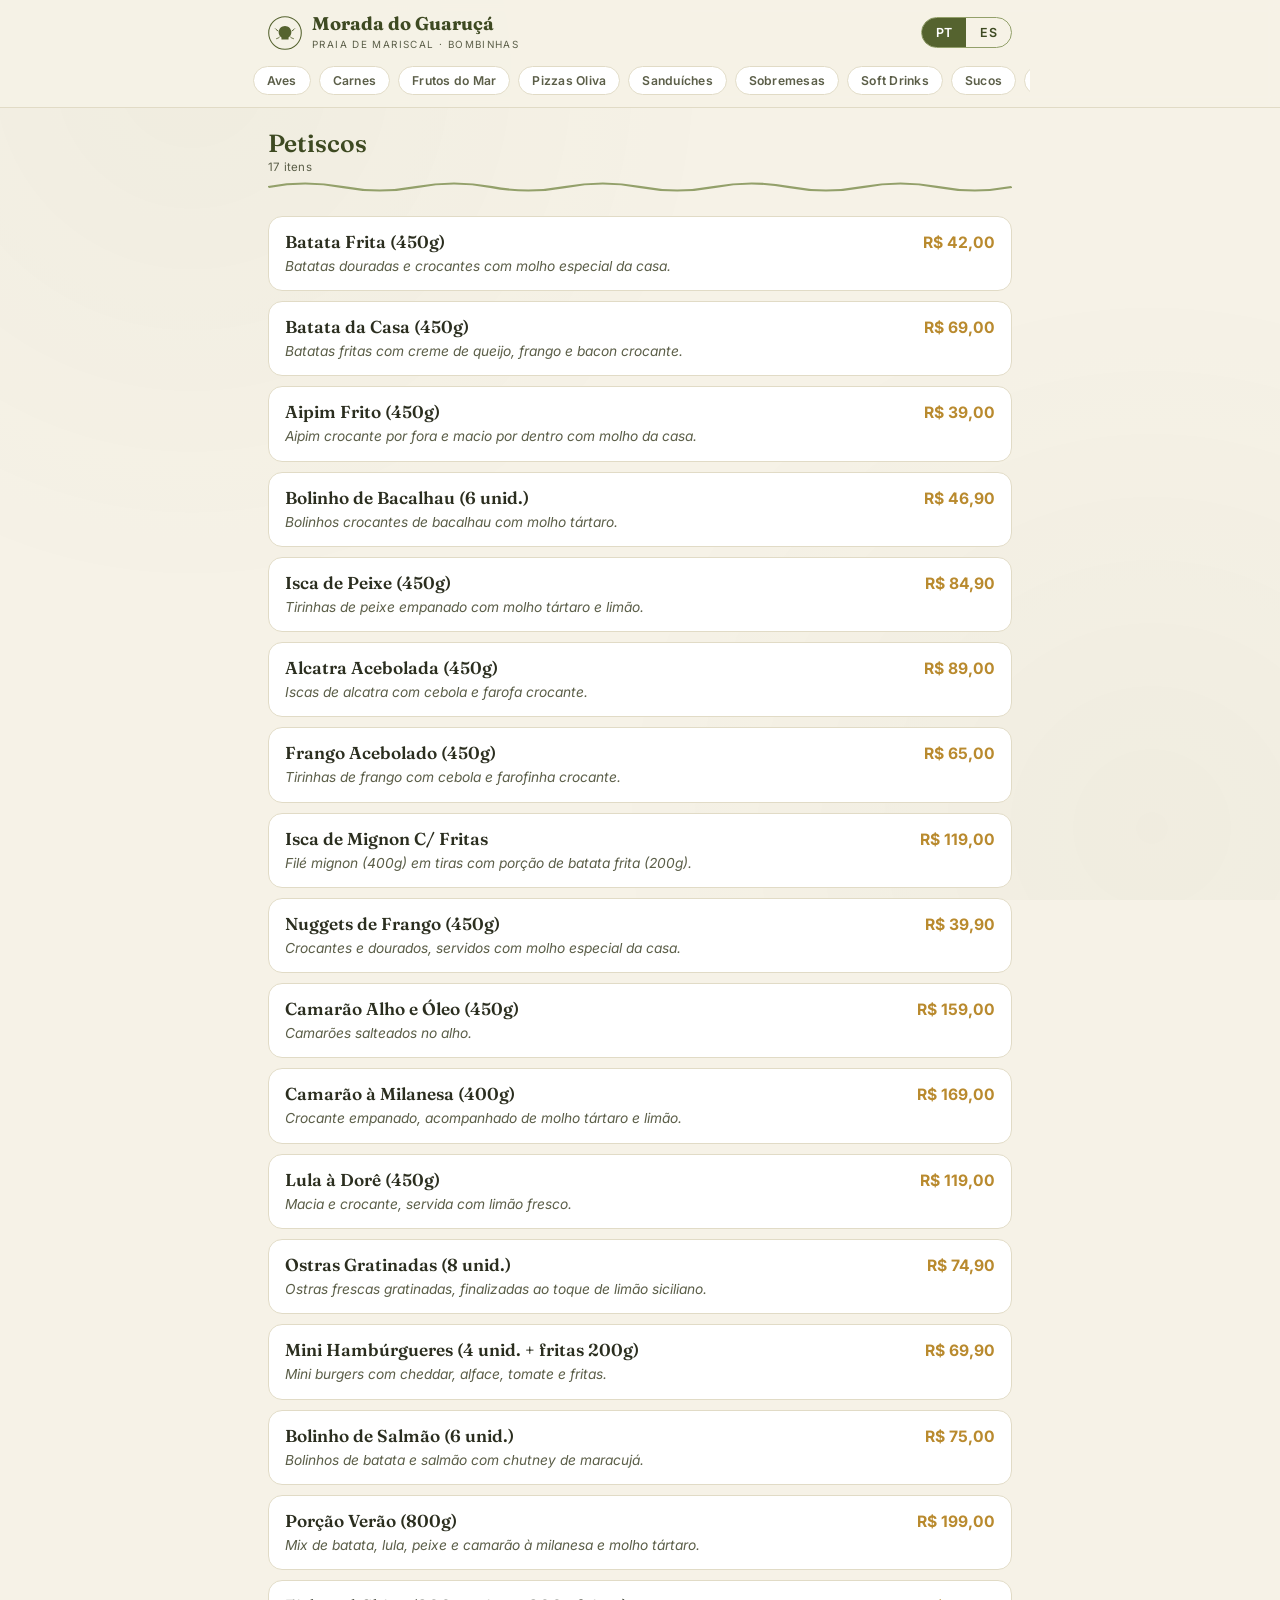
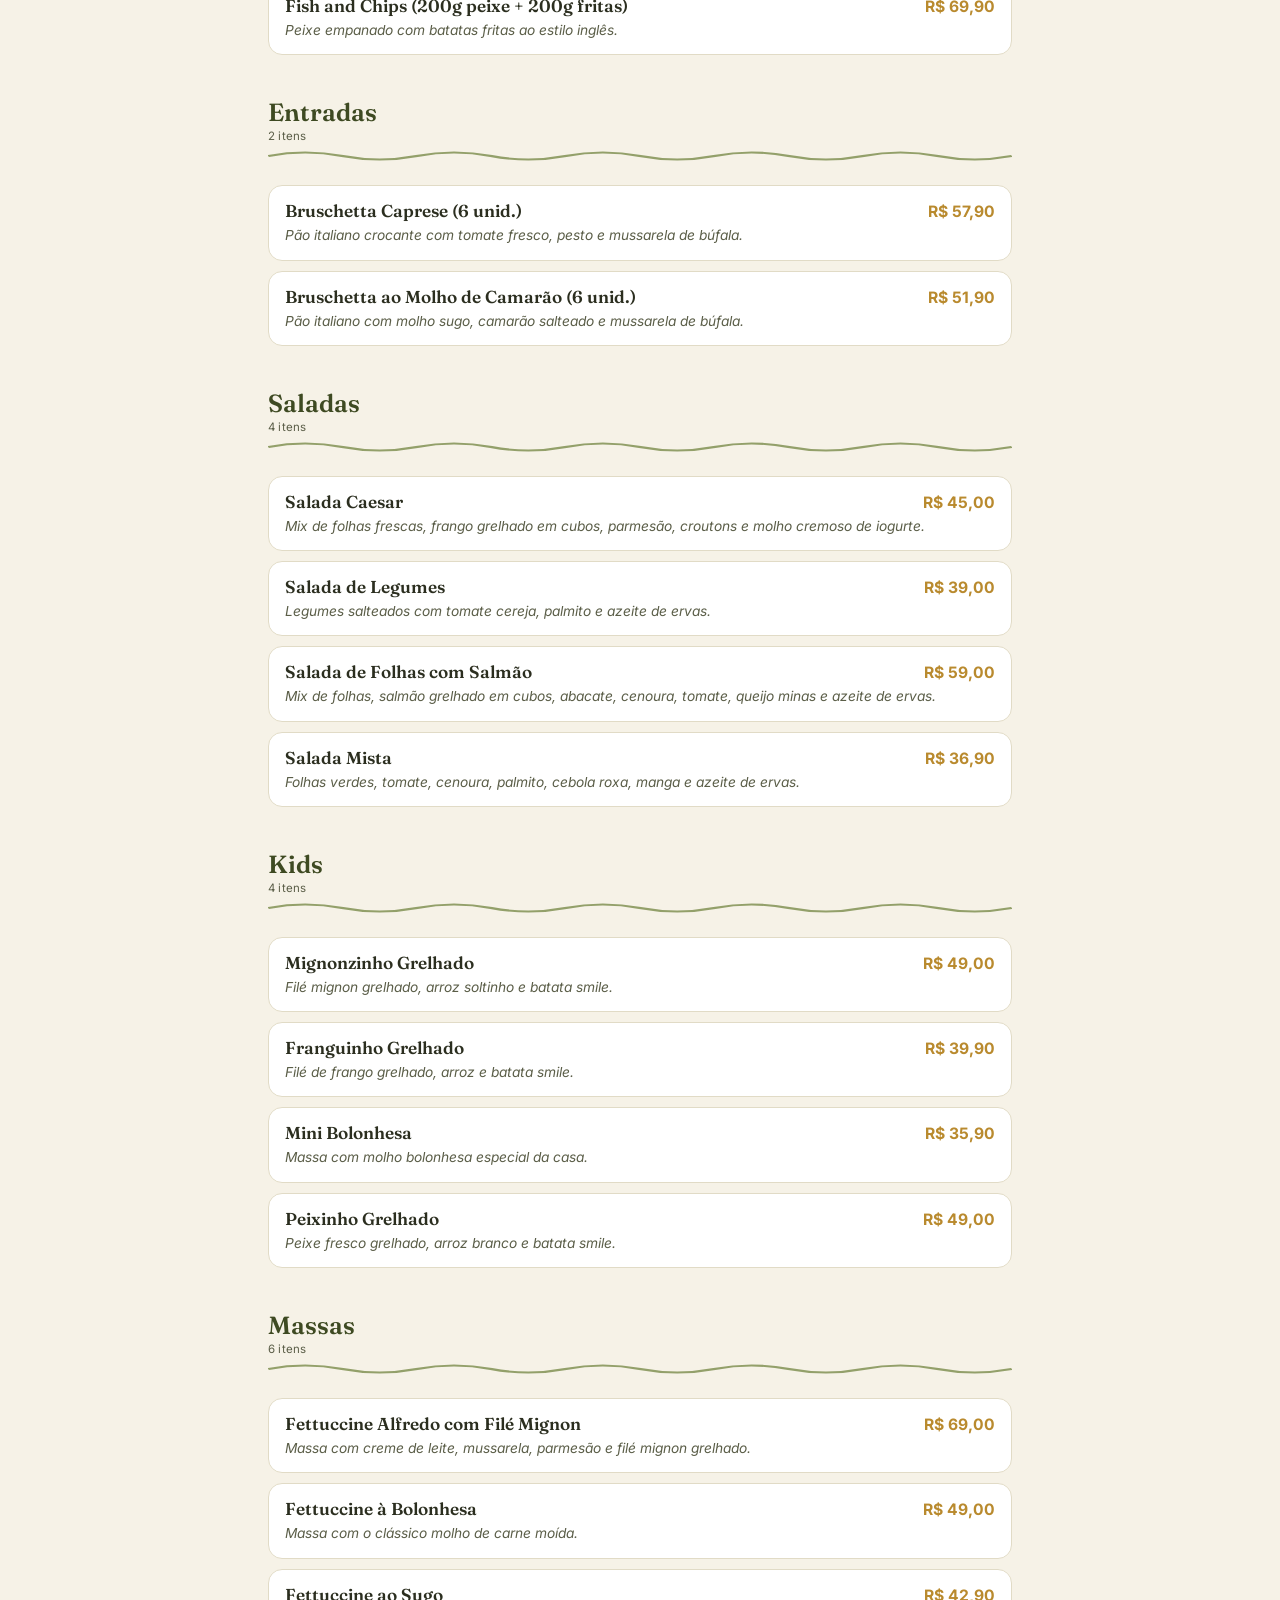
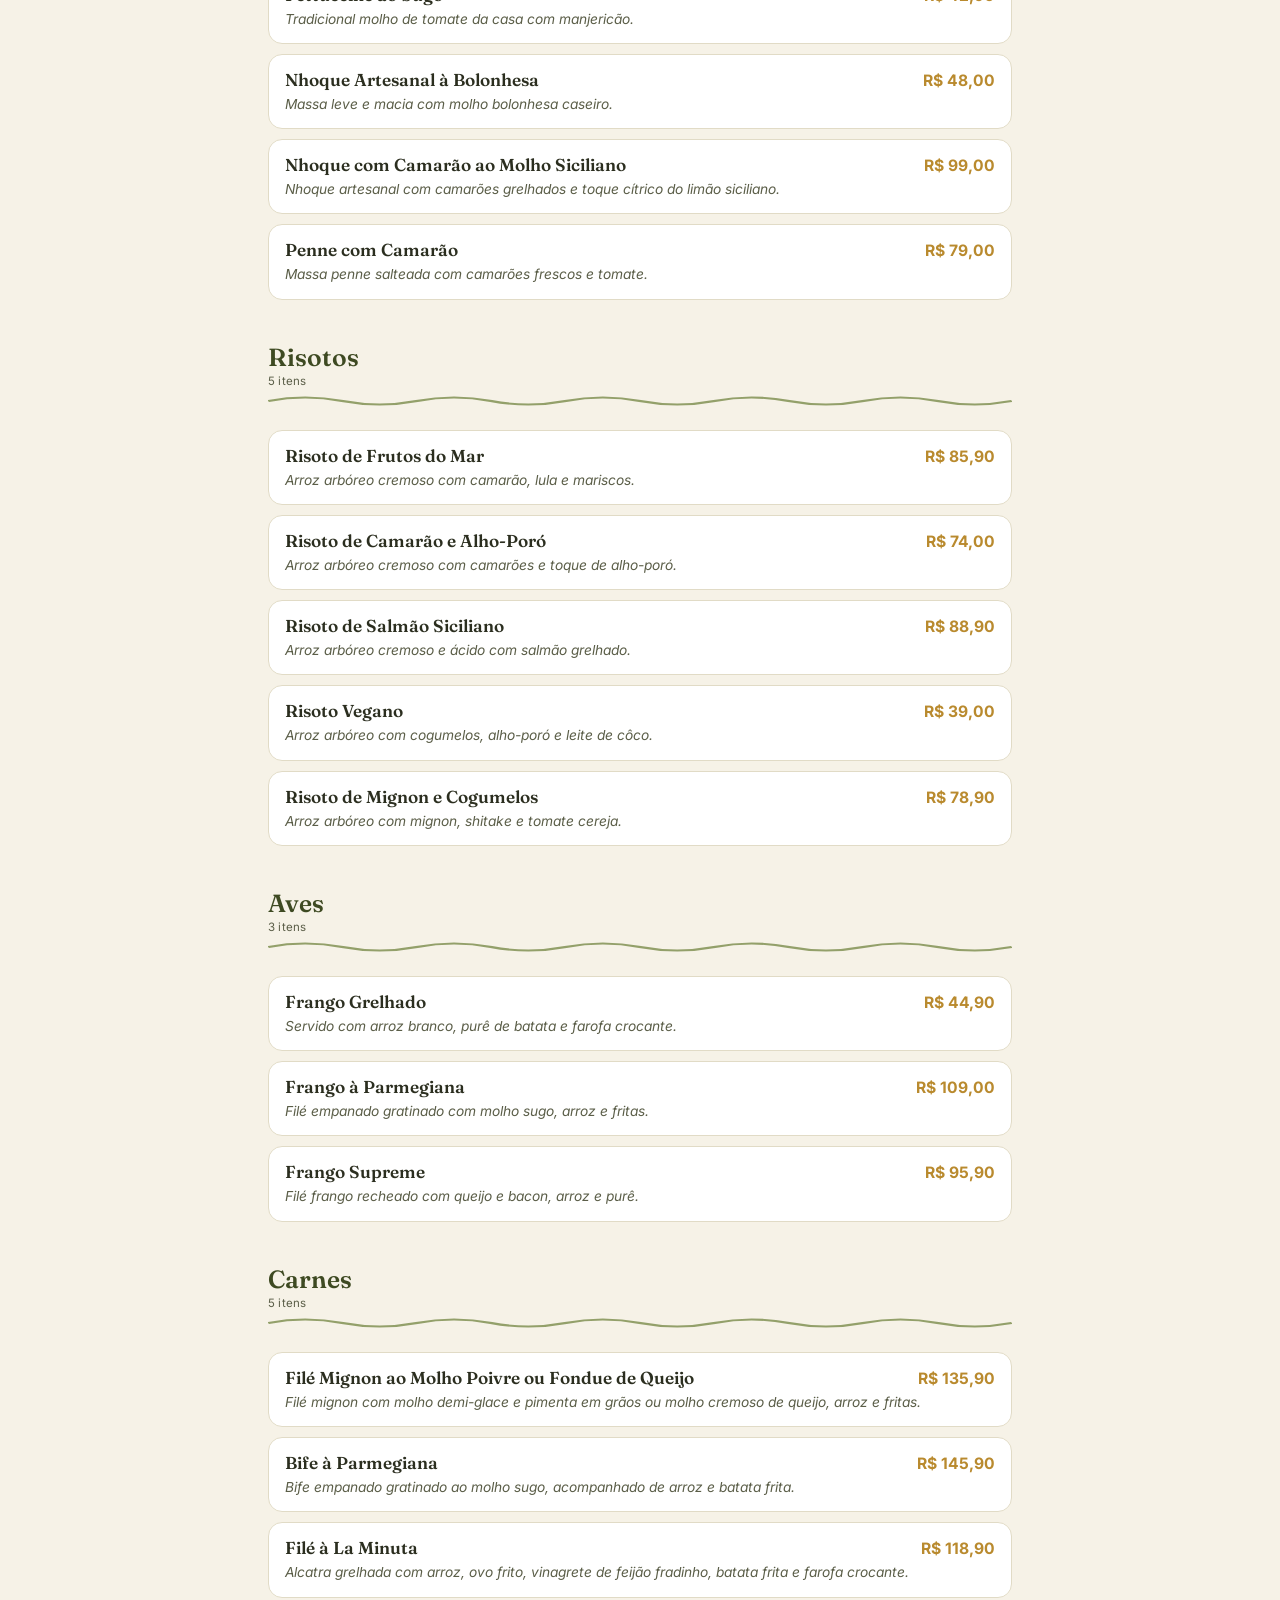
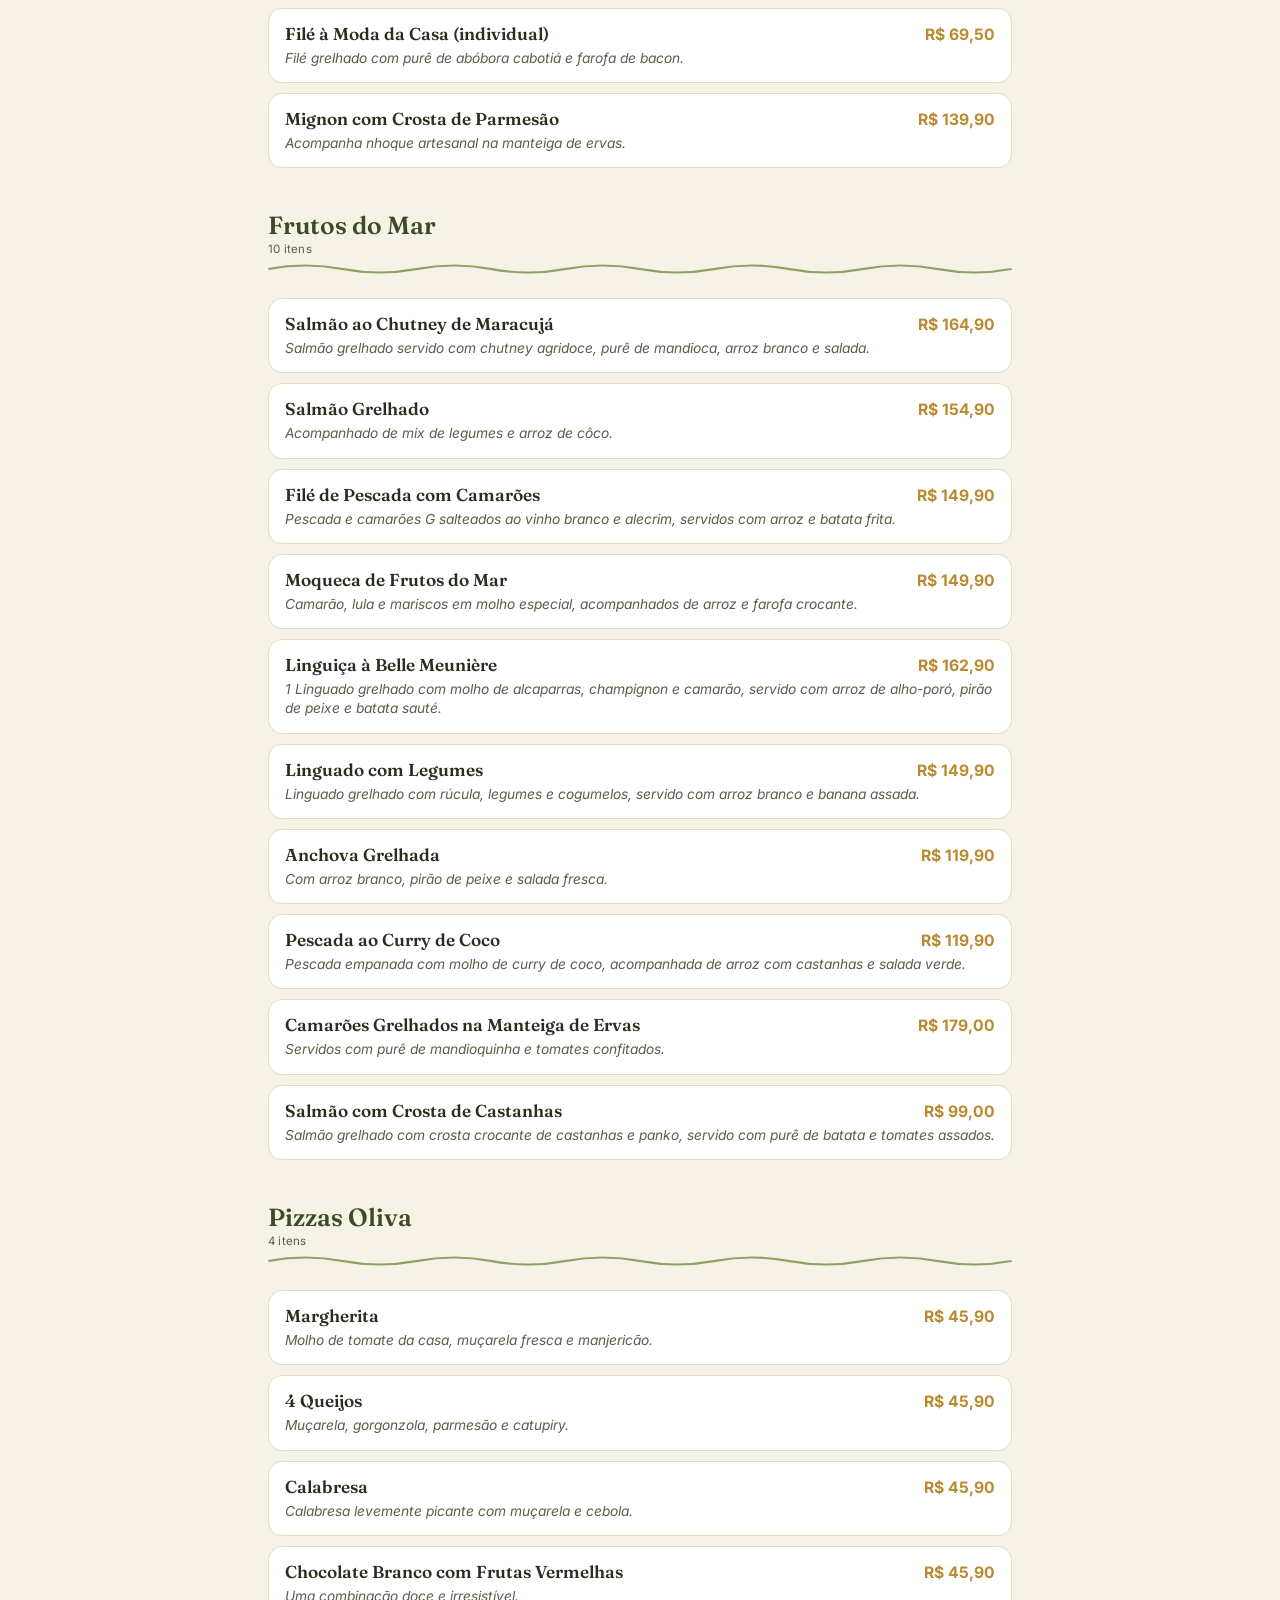
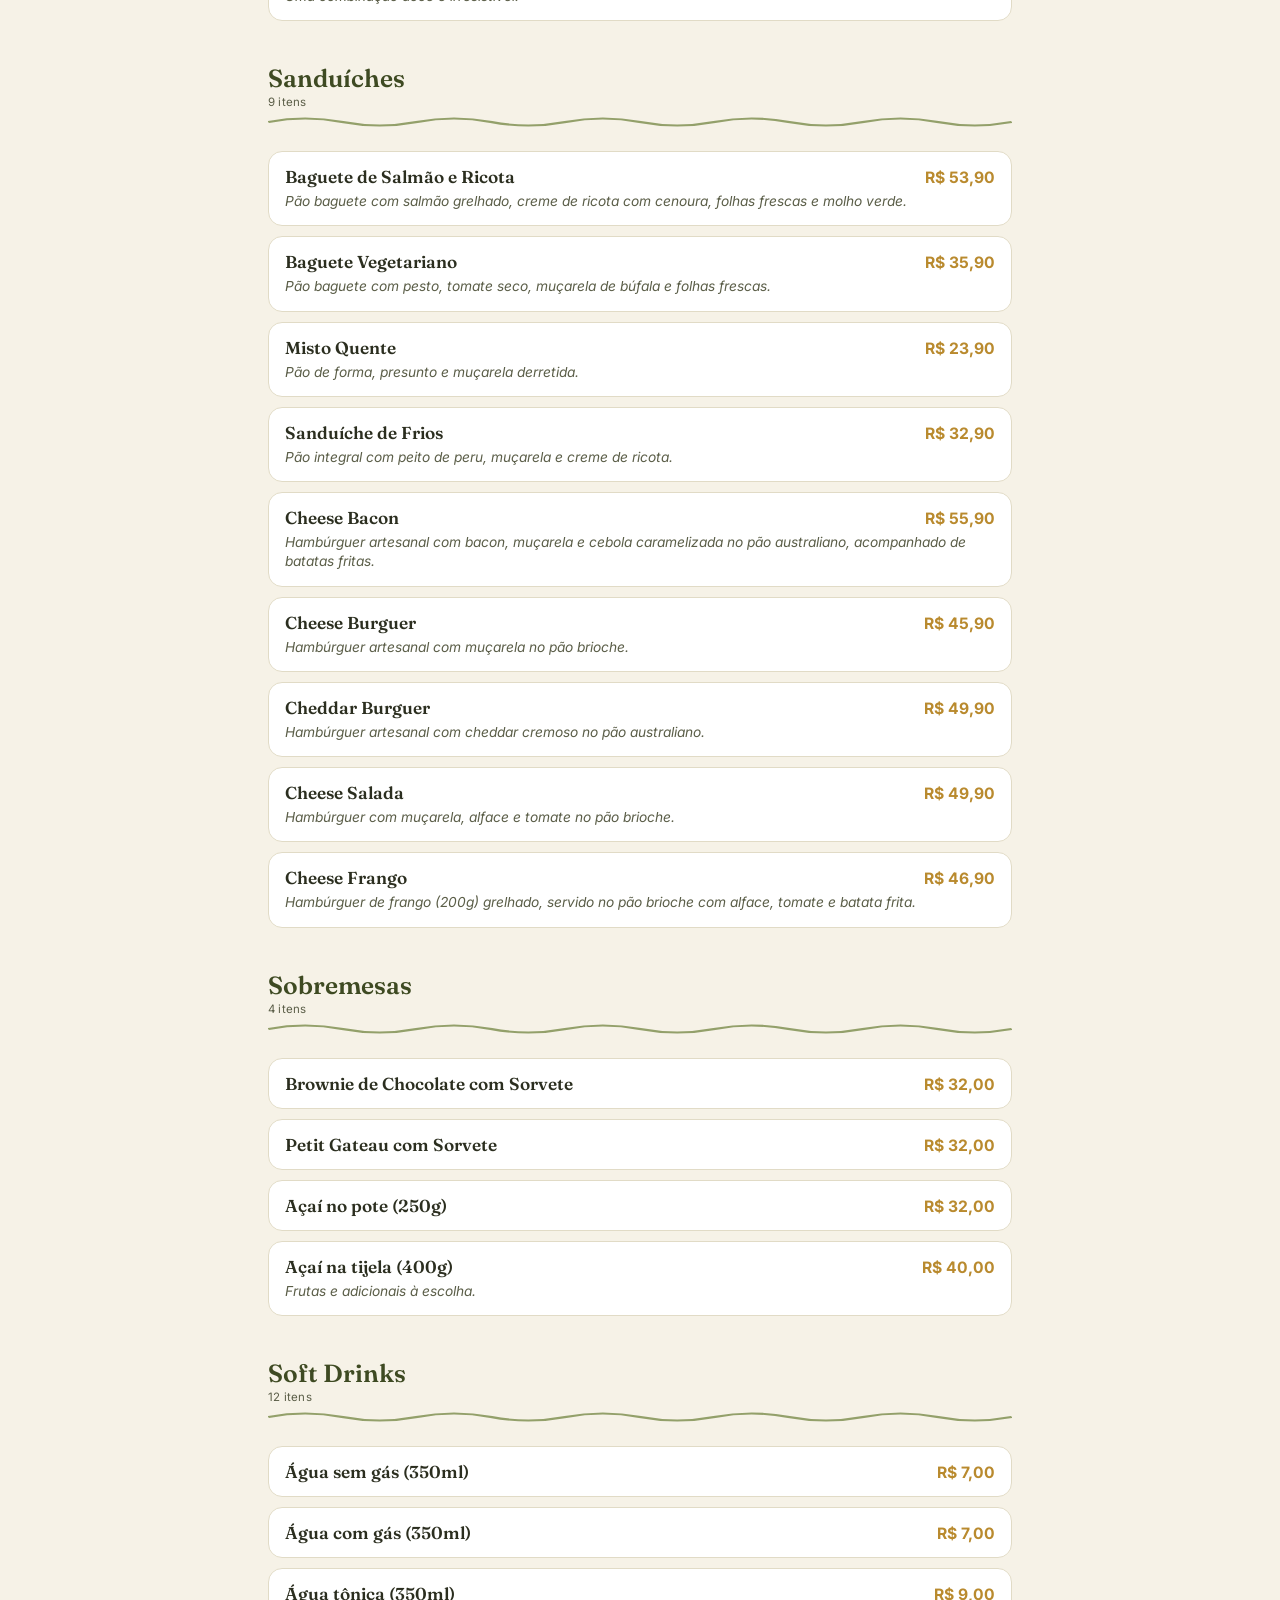
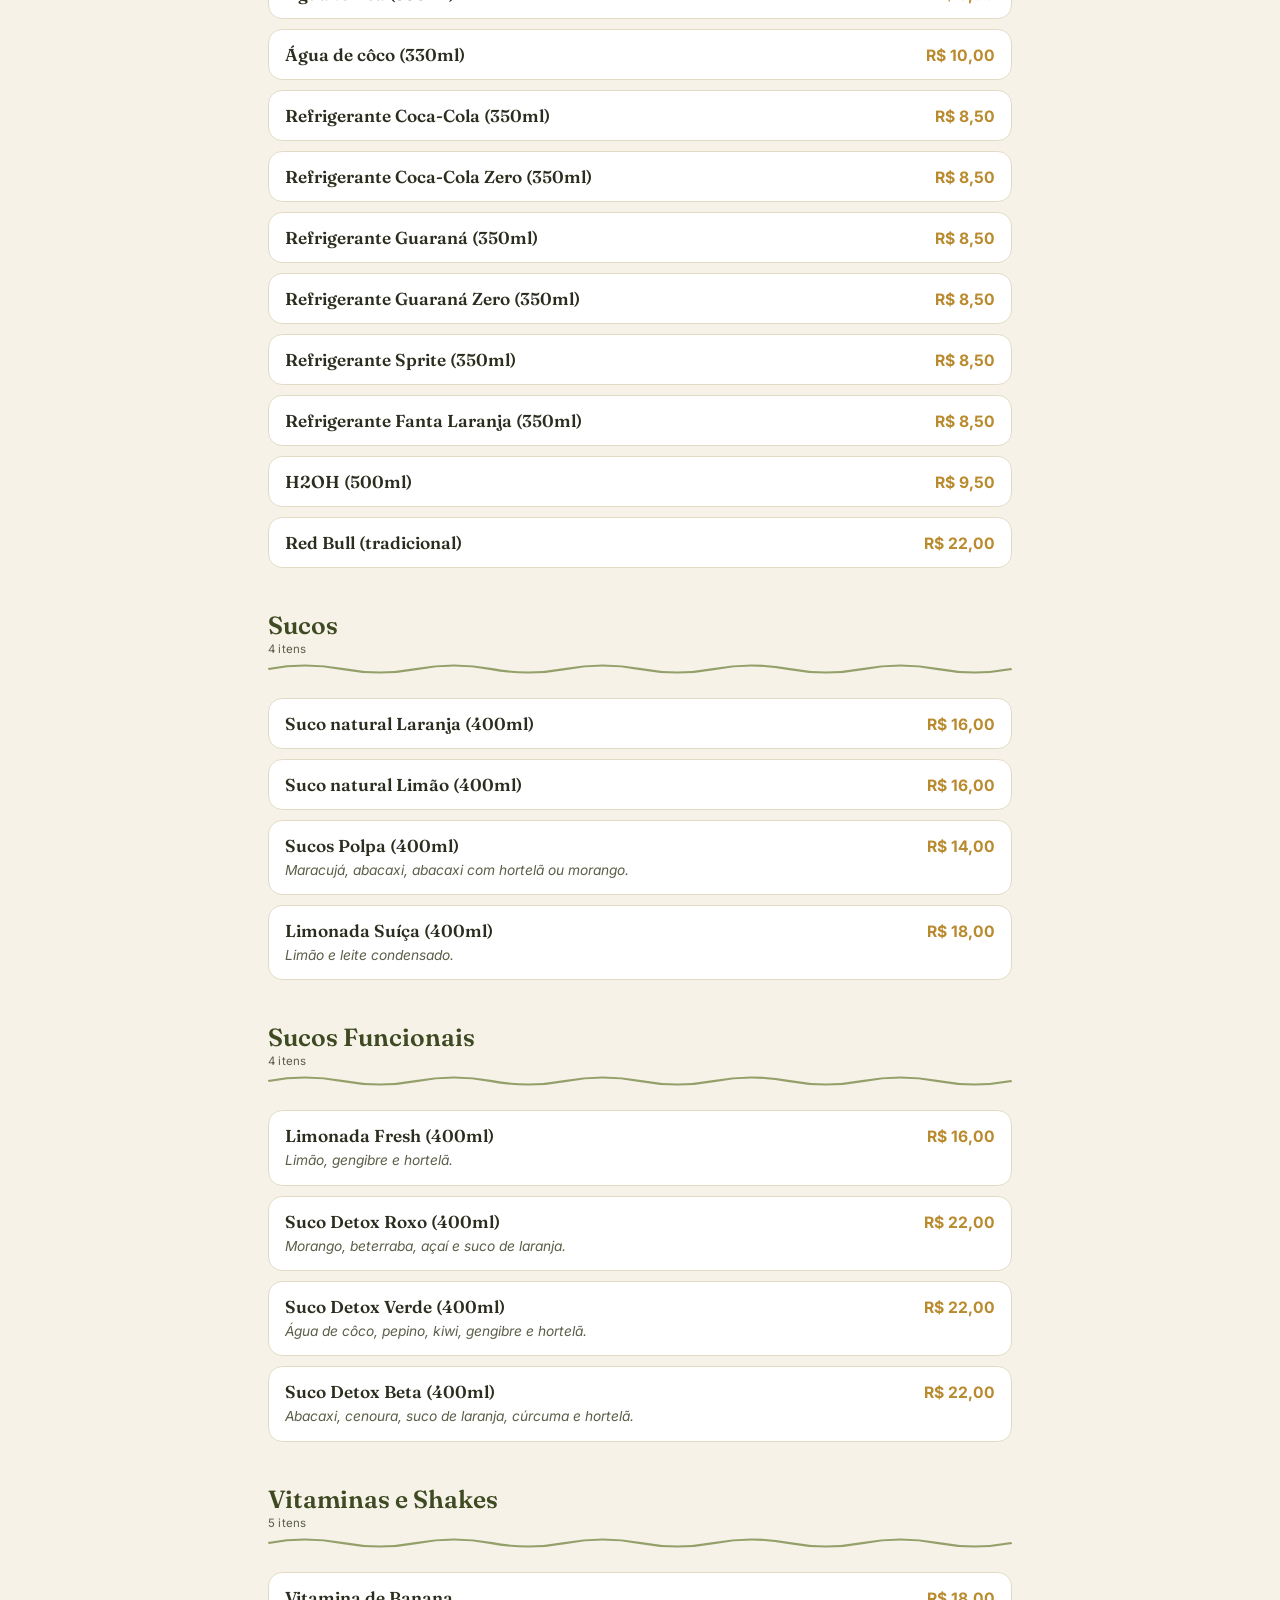
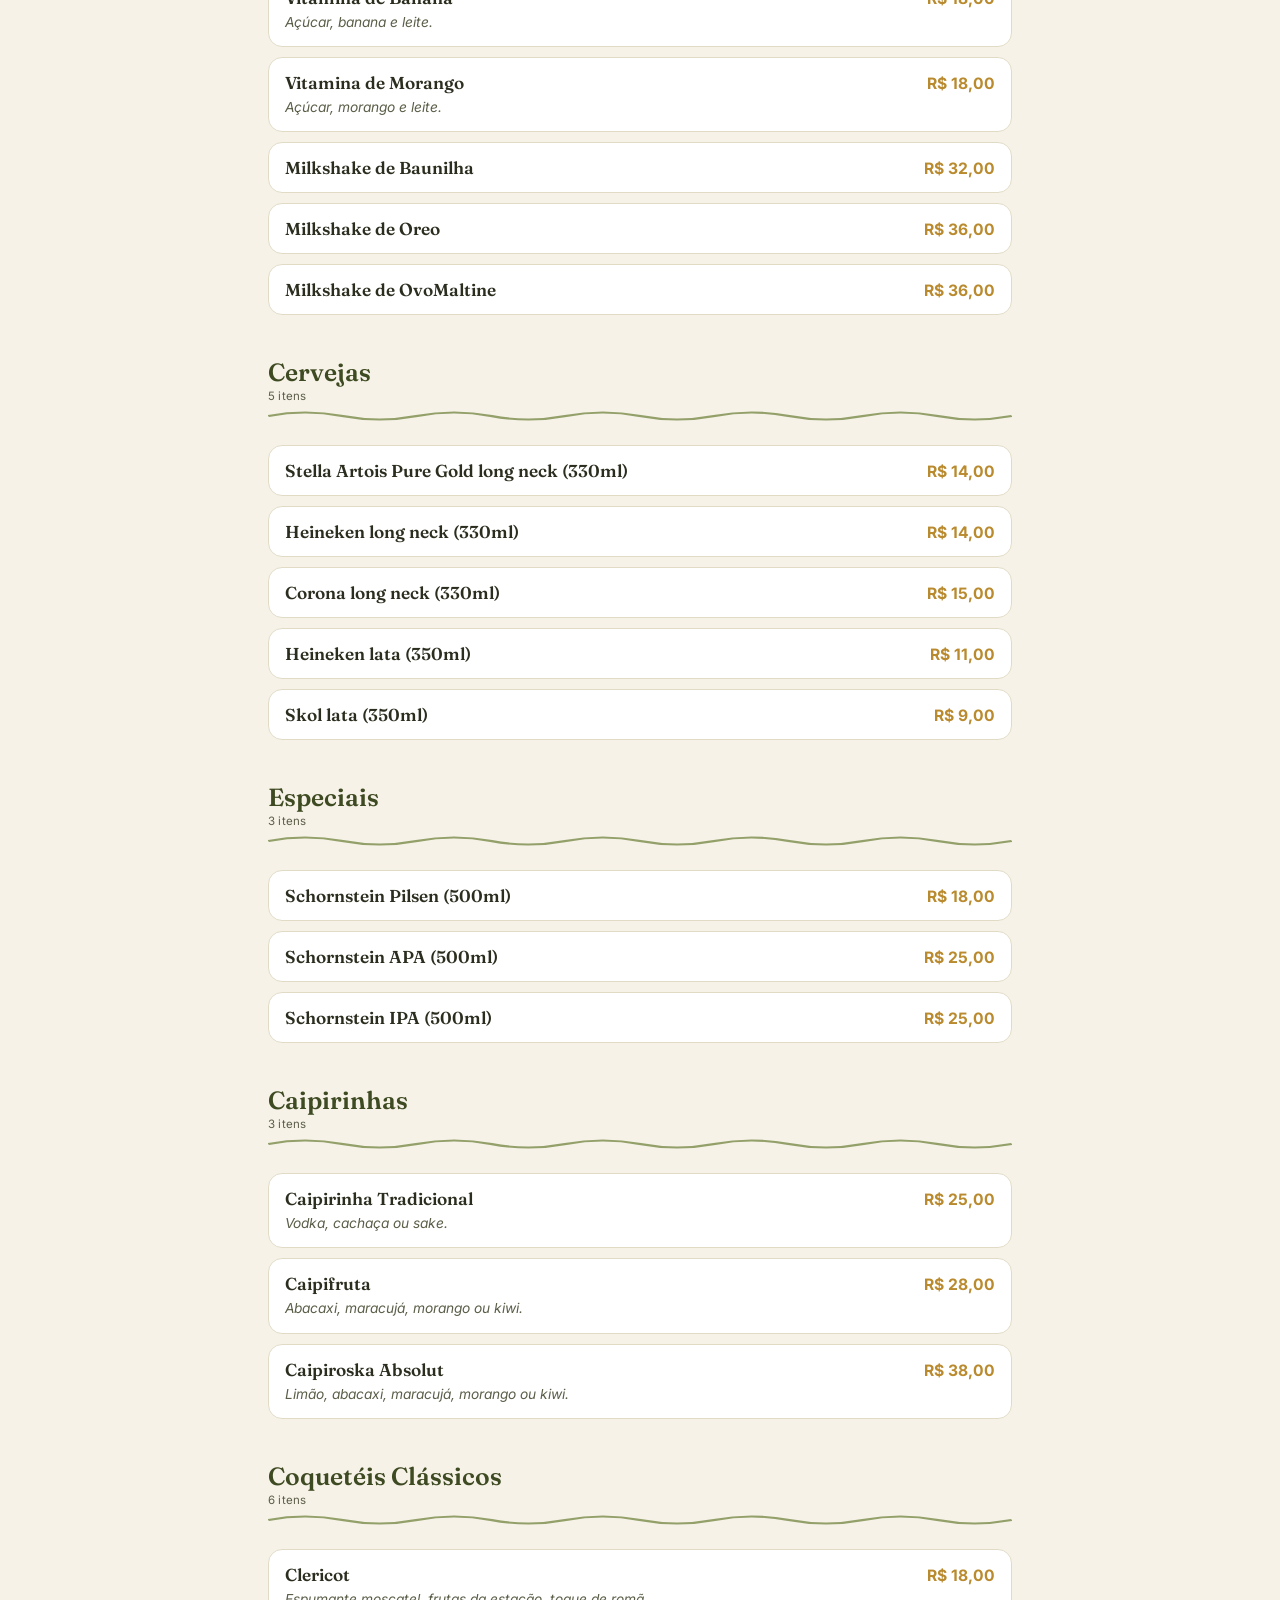
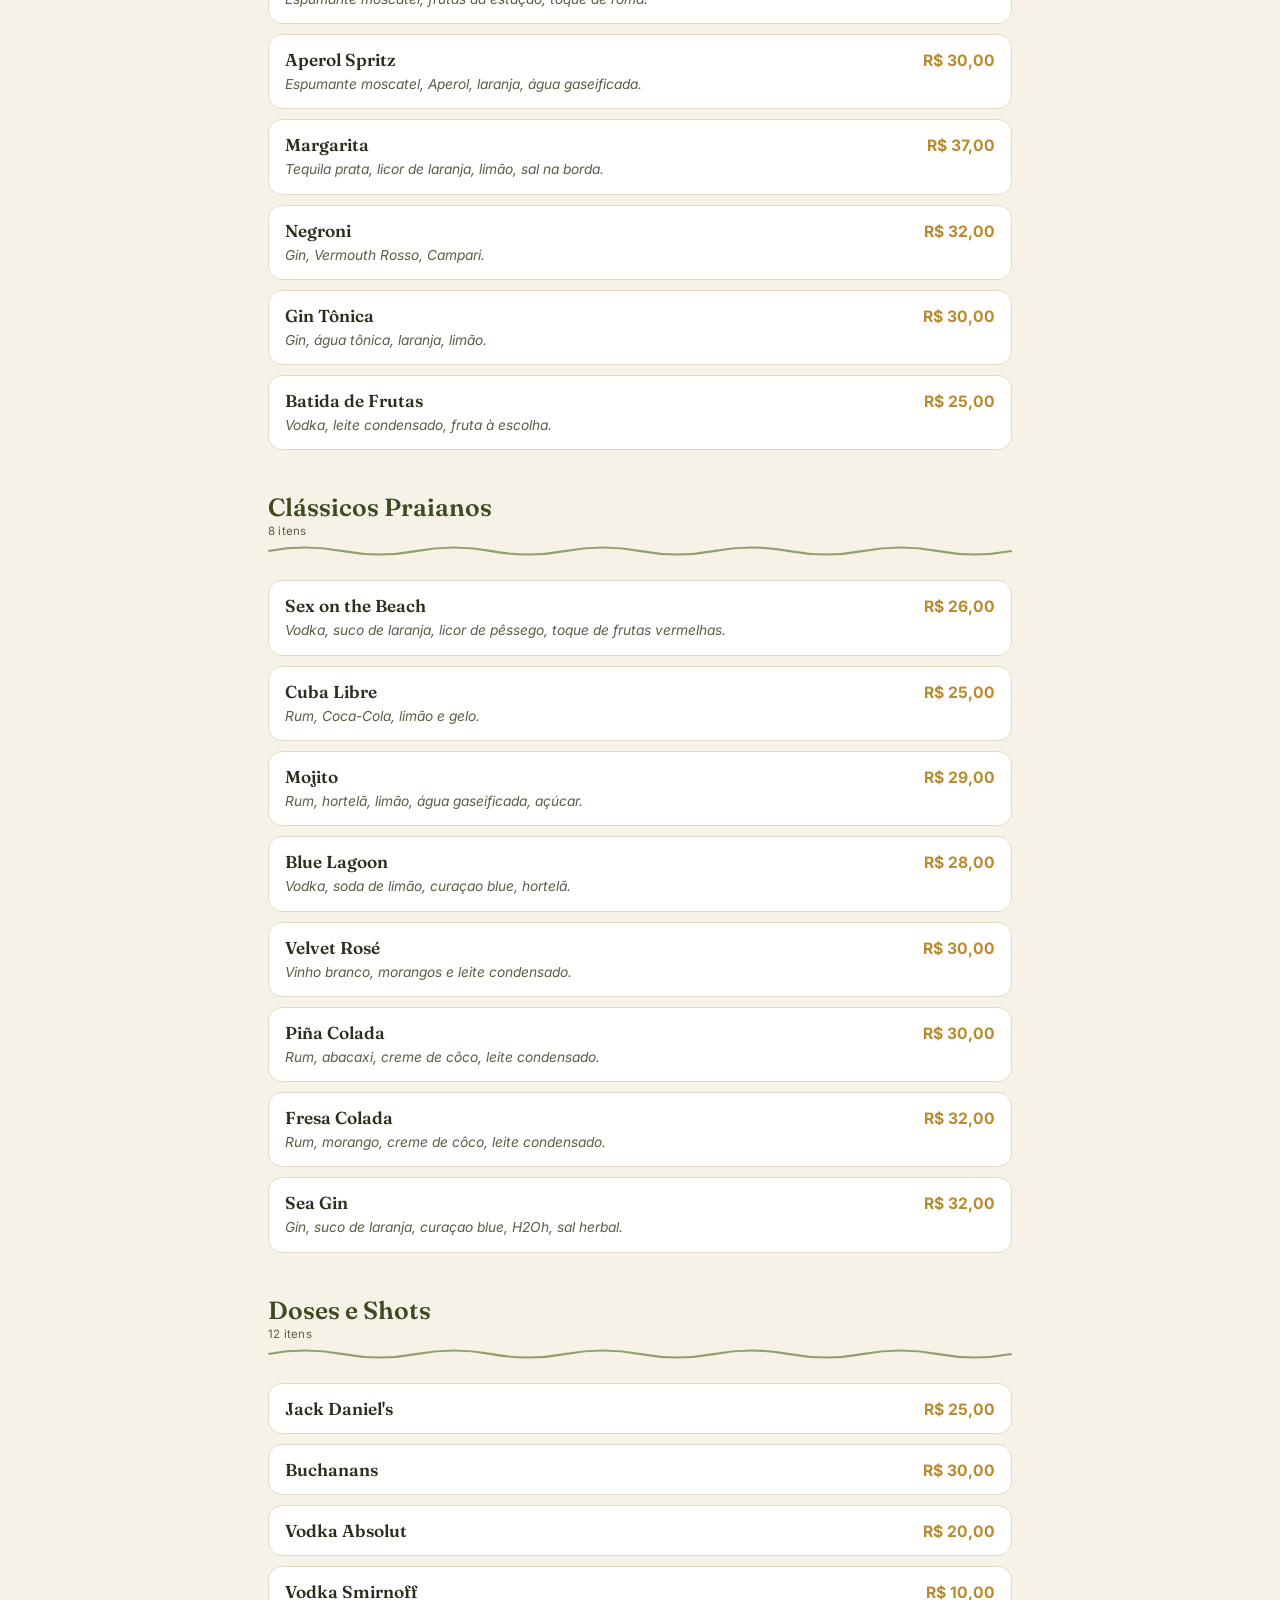
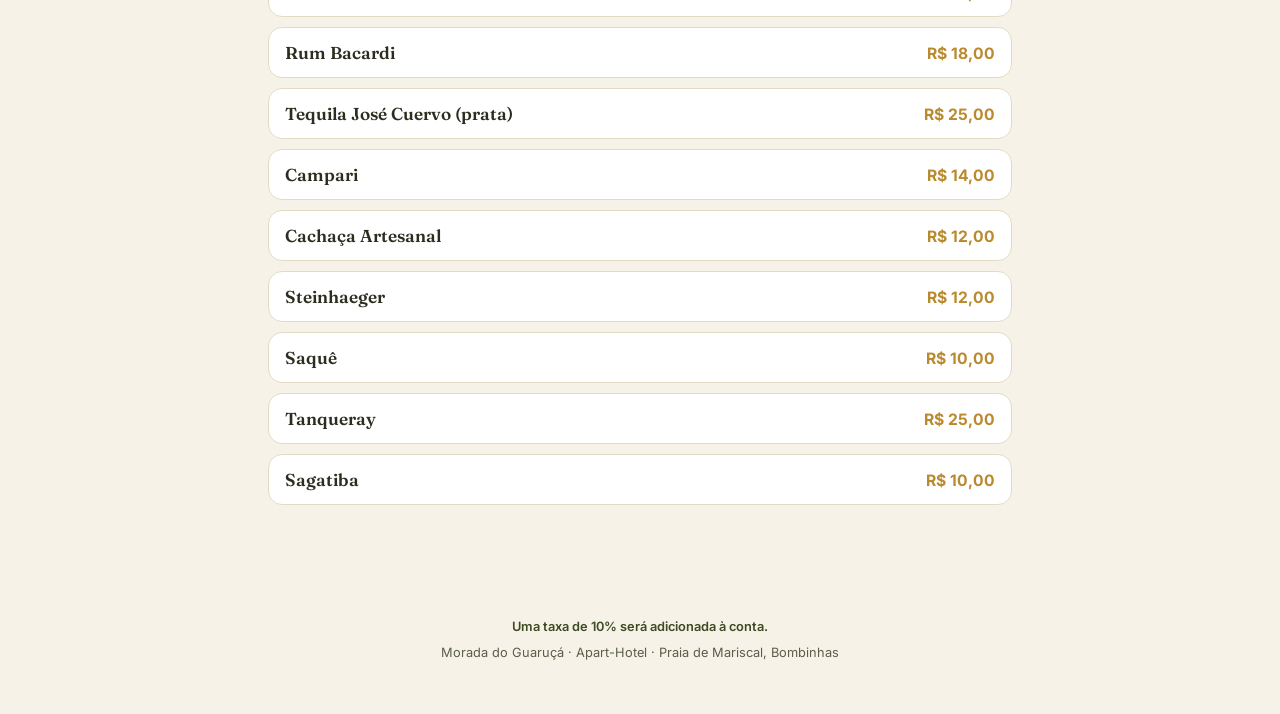
<file: index.html.html>
<!DOCTYPE html>
<html lang="pt-BR">
<head>
<meta charset="UTF-8">
<meta name="viewport" content="width=device-width, initial-scale=1.0">
<title>Cardápio · Morada do Guaruçá</title>
<link rel="preconnect" href="https://fonts.googleapis.com">
<link rel="preconnect" href="https://fonts.gstatic.com" crossorigin>
<link href="https://fonts.googleapis.com/css2?family=Fraunces:ital,opsz,wght@0,9..144,400;0,9..144,600;0,9..144,700;1,9..144,500&family=Inter:wght@400;500;600;700&display=swap" rel="stylesheet">
<style>
  :root{
    --bg: #F6F2E7;
    --paper: #FFFFFF;
    --ink: #2B2E1F;
    --ink-soft: #5B5E48;
    --olive: #55632F;
    --olive-deep: #3E4A22;
    --olive-soft: #93A06A;
    --sand: #B98A2E;
    --line: #E1DBC6;
    --radius: 14px;
    --maxw: 780px;
  }
  *{box-sizing:border-box;}
  html{scroll-behavior:smooth;}
  @media (prefers-reduced-motion: reduce){
    html{scroll-behavior:auto;}
  }
  body{
    margin:0;
    background:var(--bg);
    color:var(--ink);
    font-family:'Inter',sans-serif;
    -webkit-font-smoothing:antialiased;
  }
  .bg-texture{
    position:fixed; inset:0; z-index:-1; opacity:.5; pointer-events:none;
    background-image:
      radial-gradient(circle at 15% 8%, rgba(85,99,47,.07), transparent 40%),
      radial-gradient(circle at 90% 92%, rgba(85,99,47,.07), transparent 40%);
  }

  /* ---------- Header ---------- */
  header{
    position:sticky; top:0; z-index:50;
    background:rgba(246,242,231,.92);
    backdrop-filter:blur(6px);
    border-bottom:1px solid var(--line);
  }
  .header-top{
    max-width:var(--maxw); margin:0 auto;
    display:flex; align-items:center; justify-content:space-between;
    padding:14px 18px 8px;
  }
  .brand{ display:flex; align-items:center; gap:10px; }
  .brand svg{ width:34px; height:34px; flex-shrink:0; }
  .brand-text{ line-height:1.1; }
  .brand-text strong{
    font-family:'Fraunces',serif; font-weight:700; font-size:1.15rem;
    color:var(--olive-deep); display:block;
  }
  .brand-text span{
    font-size:.62rem; letter-spacing:.14em; text-transform:uppercase;
    color:var(--ink-soft);
  }
  .lang-toggle{
    display:flex; border:1px solid var(--olive-soft); border-radius:999px; overflow:hidden;
    flex-shrink:0;
  }
  .lang-toggle button{
    border:none; background:transparent; padding:7px 14px; font-family:'Inter',sans-serif;
    font-size:.78rem; font-weight:600; letter-spacing:.03em; color:var(--olive-deep);
    cursor:pointer; transition:background .2s,color .2s;
  }
  .lang-toggle button.active{ background:var(--olive); color:#fff; }

  nav.cats{
    max-width:var(--maxw); margin:0 auto;
    display:flex; gap:8px; overflow-x:auto; padding:6px 18px 12px;
    scrollbar-width:none;
  }
  nav.cats::-webkit-scrollbar{ display:none; }
  nav.cats a{
    flex-shrink:0; white-space:nowrap;
    font-size:.76rem; font-weight:600; letter-spacing:.02em;
    color:var(--ink-soft); text-decoration:none;
    padding:6px 13px; border-radius:999px; border:1px solid var(--line);
    background:var(--paper);
    transition:background .2s,color .2s,border-color .2s;
  }
  nav.cats a.active{
    background:var(--olive); color:#fff; border-color:var(--olive);
  }

  /* ---------- Main ---------- */
  main{ max-width:var(--maxw); margin:0 auto; padding:20px 18px 60px; }

  .wave{ width:100%; height:14px; display:block; margin:6px 0 22px; }
  .wave path{ stroke:var(--olive-soft); stroke-width:2; fill:none; }

  section.cat{ scroll-margin-top:118px; margin-bottom:42px; }
  section.cat h2{
    font-family:'Fraunces',serif; font-weight:600; font-size:1.55rem;
    color:var(--olive-deep); margin:0 0 2px;
  }
  section.cat .cat-count{
    font-size:.72rem; color:var(--ink-soft); letter-spacing:.02em;
  }

  .item{
    background:var(--paper);
    border:1px solid var(--line);
    border-radius:var(--radius);
    padding:14px 16px;
    margin-bottom:10px;
  }
  .item-row{
    display:flex; justify-content:space-between; align-items:baseline; gap:12px;
  }
  .item-name{
    font-family:'Fraunces',serif; font-weight:600; font-size:1.02rem;
    color:var(--ink);
  }
  .item-price{
    font-weight:700; font-size:.98rem; color:var(--sand);
    white-space:nowrap;
  }
  .item-desc{
    margin-top:5px; font-size:.86rem; line-height:1.4; color:var(--ink-soft);
    font-style:italic;
  }

  footer{
    max-width:var(--maxw); margin:0 auto; padding:10px 18px 50px;
    text-align:center; color:var(--ink-soft); font-size:.8rem; line-height:1.6;
  }
  footer .taxa{ font-weight:600; color:var(--olive-deep); margin-bottom:6px; }

  .top-link{
    position:fixed; right:16px; bottom:16px; z-index:40;
    width:42px; height:42px; border-radius:50%;
    background:var(--olive); color:#fff;
    display:flex; align-items:center; justify-content:center;
    text-decoration:none; box-shadow:0 3px 10px rgba(0,0,0,.18);
    font-size:1.1rem;
    opacity:0; pointer-events:none; transition:opacity .25s;
  }
  .top-link.show{ opacity:1; pointer-events:auto; }

  @media (min-width:600px){
    .item-name{ font-size:1.08rem; }
  }
</style>
</head>
<body>

<div class="bg-texture"></div>

<header>
  <div class="header-top">
    <div class="brand">
      <svg viewBox="0 0 48 48" fill="none" xmlns="http://www.w3.org/2000/svg">
        <circle cx="24" cy="24" r="23" stroke="#55632F" stroke-width="1.5"/>
        <path d="M24 14c-5 0-9 4-9 9 0 3 1.6 5.6 4 7.2V33h10v-2.8c2.4-1.6 4-4.2 4-7.2 0-5-4-9-9-9z" fill="#55632F"/>
        <path d="M14 21c-2-1-3.5-3-3.5-3M34 21c2-1 3.5-3 3.5-3M16 30c-1.5 1.5-4 2-4 2M32 30c1.5 1.5 4 2 4 2" stroke="#55632F" stroke-width="1.4" stroke-linecap="round"/>
      </svg>
      <div class="brand-text">
        <strong>Morada do Guaruçá</strong>
        <span>Praia de Mariscal · Bombinhas</span>
      </div>
    </div>
    <div class="lang-toggle" id="langToggle">
      <button data-lang="pt" class="active">PT</button>
      <button data-lang="es">ES</button>
    </div>
  </div>
  <nav class="cats" id="catNav"></nav>
</header>

<main id="menuRoot"></main>

<footer>
  <div class="taxa" data-i18n="footerTaxa"></div>
  <div data-i18n="footerCredit"></div>
</footer>

<a href="#top" class="top-link" id="topLink" aria-label="Voltar ao topo">↑</a>

<script>
/* ============ Helpers de dados ============ */
// Por enquanto o campo "es" repete o texto em "pt" tal como pedido.
// Para traduzir depois: edite apenas o objeto "es" de cada item/categoria.
function I(name, desc, price){
  return { price: price, pt:{ name:name, desc: desc||'' }, es:{ name:name, desc: desc||'' } };
}
function C(id, title, items){
  return { id:id, title:{ pt:title, es:title }, items:items };
}

const UI = {
  footerTaxa: { pt:'Uma taxa de 10% será adicionada à conta.', es:'Uma taxa de 10% será adicionada à conta.' },
  footerCredit: { pt:'Morada do Guaruçá · Apart-Hotel · Praia de Mariscal, Bombinhas', es:'Morada do Guaruçá · Apart-Hotel · Praia de Mariscal, Bombinhas' }
};

/* ============ Cardápio completo ============ */
const MENU = [

C('petiscos','Petiscos', [
  I('Batata Frita (450g)','Batatas douradas e crocantes com molho especial da casa.','R$ 42,00'),
  I('Batata da Casa (450g)','Batatas fritas com creme de queijo, frango e bacon crocante.','R$ 69,00'),
  I('Aipim Frito (450g)','Aipim crocante por fora e macio por dentro com molho da casa.','R$ 39,00'),
  I('Bolinho de Bacalhau (6 unid.)','Bolinhos crocantes de bacalhau com molho tártaro.','R$ 46,90'),
  I('Isca de Peixe (450g)','Tirinhas de peixe empanado com molho tártaro e limão.','R$ 84,90'),
  I('Alcatra Acebolada (450g)','Iscas de alcatra com cebola e farofa crocante.','R$ 89,00'),
  I('Frango Acebolado (450g)','Tirinhas de frango com cebola e farofinha crocante.','R$ 65,00'),
  I('Isca de Mignon C/ Fritas','Filé mignon (400g) em tiras com porção de batata frita (200g).','R$ 119,00'),
  I('Nuggets de Frango (450g)','Crocantes e dourados, servidos com molho especial da casa.','R$ 39,90'),
  I('Camarão Alho e Óleo (450g)','Camarões salteados no alho.','R$ 159,00'),
  I('Camarão à Milanesa (400g)','Crocante empanado, acompanhado de molho tártaro e limão.','R$ 169,00'),
  I('Lula à Dorê (450g)','Macia e crocante, servida com limão fresco.','R$ 119,00'),
  I('Ostras Gratinadas (8 unid.)','Ostras frescas gratinadas, finalizadas ao toque de limão siciliano.','R$ 74,90'),
  I('Mini Hambúrgueres (4 unid. + fritas 200g)','Mini burgers com cheddar, alface, tomate e fritas.','R$ 69,90'),
  I('Bolinho de Salmão (6 unid.)','Bolinhos de batata e salmão com chutney de maracujá.','R$ 75,00'),
  I('Porção Verão (800g)','Mix de batata, lula, peixe e camarão à milanesa e molho tártaro.','R$ 199,00'),
  I('Fish and Chips (200g peixe + 200g fritas)','Peixe empanado com batatas fritas ao estilo inglês.','R$ 69,90'),
]),

C('entradas','Entradas', [
  I('Bruschetta Caprese (6 unid.)','Pão italiano crocante com tomate fresco, pesto e mussarela de búfala.','R$ 57,90'),
  I('Bruschetta ao Molho de Camarão (6 unid.)','Pão italiano com molho sugo, camarão salteado e mussarela de búfala.','R$ 51,90'),
]),

C('saladas','Saladas', [
  I('Salada Caesar','Mix de folhas frescas, frango grelhado em cubos, parmesão, croutons e molho cremoso de iogurte.','R$ 45,00'),
  I('Salada de Legumes','Legumes salteados com tomate cereja, palmito e azeite de ervas.','R$ 39,00'),
  I('Salada de Folhas com Salmão','Mix de folhas, salmão grelhado em cubos, abacate, cenoura, tomate, queijo minas e azeite de ervas.','R$ 59,00'),
  I('Salada Mista','Folhas verdes, tomate, cenoura, palmito, cebola roxa, manga e azeite de ervas.','R$ 36,90'),
]),

C('kids','Kids', [
  I('Mignonzinho Grelhado','Filé mignon grelhado, arroz soltinho e batata smile.','R$ 49,00'),
  I('Franguinho Grelhado','Filé de frango grelhado, arroz e batata smile.','R$ 39,90'),
  I('Mini Bolonhesa','Massa com molho bolonhesa especial da casa.','R$ 35,90'),
  I('Peixinho Grelhado','Peixe fresco grelhado, arroz branco e batata smile.','R$ 49,00'),
]),

C('massas','Massas', [
  I('Fettuccine Alfredo com Filé Mignon','Massa com creme de leite, mussarela, parmesão e filé mignon grelhado.','R$ 69,00'),
  I('Fettuccine à Bolonhesa','Massa com o clássico molho de carne moída.','R$ 49,00'),
  I('Fettuccine ao Sugo','Tradicional molho de tomate da casa com manjericão.','R$ 42,90'),
  I('Nhoque Artesanal à Bolonhesa','Massa leve e macia com molho bolonhesa caseiro.','R$ 48,00'),
  I('Nhoque com Camarão ao Molho Siciliano','Nhoque artesanal com camarões grelhados e toque cítrico do limão siciliano.','R$ 99,00'),
  I('Penne com Camarão','Massa penne salteada com camarões frescos e tomate.','R$ 79,00'),
]),

C('risotos','Risotos', [
  I('Risoto de Frutos do Mar','Arroz arbóreo cremoso com camarão, lula e mariscos.','R$ 85,90'),
  I('Risoto de Camarão e Alho-Poró','Arroz arbóreo cremoso com camarões e toque de alho-poró.','R$ 74,00'),
  I('Risoto de Salmão Siciliano','Arroz arbóreo cremoso e ácido com salmão grelhado.','R$ 88,90'),
  I('Risoto Vegano','Arroz arbóreo com cogumelos, alho-poró e leite de côco.','R$ 39,00'),
  I('Risoto de Mignon e Cogumelos','Arroz arbóreo com mignon, shitake e tomate cereja.','R$ 78,90'),
]),

C('aves','Aves', [
  I('Frango Grelhado','Servido com arroz branco, purê de batata e farofa crocante.','R$ 44,90'),
  I('Frango à Parmegiana','Filé empanado gratinado com molho sugo, arroz e fritas.','R$ 109,00'),
  I('Frango Supreme','Filé frango recheado com queijo e bacon, arroz e purê.','R$ 95,90'),
]),

C('carnes','Carnes', [
  I('Filé Mignon ao Molho Poivre ou Fondue de Queijo','Filé mignon com molho demi-glace e pimenta em grãos ou molho cremoso de queijo, arroz e fritas.','R$ 135,90'),
  I('Bife à Parmegiana','Bife empanado gratinado ao molho sugo, acompanhado de arroz e batata frita.','R$ 145,90'),
  I('Filé à La Minuta','Alcatra grelhada com arroz, ovo frito, vinagrete de feijão fradinho, batata frita e farofa crocante.','R$ 118,90'),
  I('Filé à Moda da Casa (individual)','Filé grelhado com purê de abóbora cabotiá e farofa de bacon.','R$ 69,50'),
  I('Mignon com Crosta de Parmesão','Acompanha nhoque artesanal na manteiga de ervas.','R$ 139,90'),
]),

C('frutos-do-mar','Frutos do Mar', [
  I('Salmão ao Chutney de Maracujá','Salmão grelhado servido com chutney agridoce, purê de mandioca, arroz branco e salada.','R$ 164,90'),
  I('Salmão Grelhado','Acompanhado de mix de legumes e arroz de côco.','R$ 154,90'),
  I('Filé de Pescada com Camarões','Pescada e camarões G salteados ao vinho branco e alecrim, servidos com arroz e batata frita.','R$ 149,90'),
  I('Moqueca de Frutos do Mar','Camarão, lula e mariscos em molho especial, acompanhados de arroz e farofa crocante.','R$ 149,90'),
  I('Linguiça à Belle Meunière','1 Linguado grelhado com molho de alcaparras, champignon e camarão, servido com arroz de alho-poró, pirão de peixe e batata sauté.','R$ 162,90'),
  I('Linguado com Legumes','Linguado grelhado com rúcula, legumes e cogumelos, servido com arroz branco e banana assada.','R$ 149,90'),
  I('Anchova Grelhada','Com arroz branco, pirão de peixe e salada fresca.','R$ 119,90'),
  I('Pescada ao Curry de Coco','Pescada empanada com molho de curry de coco, acompanhada de arroz com castanhas e salada verde.','R$ 119,90'),
  I('Camarões Grelhados na Manteiga de Ervas','Servidos com purê de mandioquinha e tomates confitados.','R$ 179,00'),
  I('Salmão com Crosta de Castanhas','Salmão grelhado com crosta crocante de castanhas e panko, servido com purê de batata e tomates assados.','R$ 99,00'),
]),

C('pizzas','Pizzas Oliva', [
  I('Margherita','Molho de tomate da casa, muçarela fresca e manjericão.','R$ 45,90'),
  I('4 Queijos','Muçarela, gorgonzola, parmesão e catupiry.','R$ 45,90'),
  I('Calabresa','Calabresa levemente picante com muçarela e cebola.','R$ 45,90'),
  I('Chocolate Branco com Frutas Vermelhas','Uma combinação doce e irresistível.','R$ 45,90'),
]),

C('sanduiches','Sanduíches', [
  I('Baguete de Salmão e Ricota','Pão baguete com salmão grelhado, creme de ricota com cenoura, folhas frescas e molho verde.','R$ 53,90'),
  I('Baguete Vegetariano','Pão baguete com pesto, tomate seco, muçarela de búfala e folhas frescas.','R$ 35,90'),
  I('Misto Quente','Pão de forma, presunto e muçarela derretida.','R$ 23,90'),
  I('Sanduíche de Frios','Pão integral com peito de peru, muçarela e creme de ricota.','R$ 32,90'),
  I('Cheese Bacon','Hambúrguer artesanal com bacon, muçarela e cebola caramelizada no pão australiano, acompanhado de batatas fritas.','R$ 55,90'),
  I('Cheese Burguer','Hambúrguer artesanal com muçarela no pão brioche.','R$ 45,90'),
  I('Cheddar Burguer','Hambúrguer artesanal com cheddar cremoso no pão australiano.','R$ 49,90'),
  I('Cheese Salada','Hambúrguer com muçarela, alface e tomate no pão brioche.','R$ 49,90'),
  I('Cheese Frango','Hambúrguer de frango (200g) grelhado, servido no pão brioche com alface, tomate e batata frita.','R$ 46,90'),
]),

C('sobremesas','Sobremesas', [
  I('Brownie de Chocolate com Sorvete','','R$ 32,00'),
  I('Petit Gateau com Sorvete','','R$ 32,00'),
  I('Açaí no pote (250g)','','R$ 32,00'),
  I('Açaí na tijela (400g)','Frutas e adicionais à escolha.','R$ 40,00'),
]),

C('soft-drinks','Soft Drinks', [
  I('Água sem gás (350ml)','','R$ 7,00'),
  I('Água com gás (350ml)','','R$ 7,00'),
  I('Água tônica (350ml)','','R$ 9,00'),
  I('Água de côco (330ml)','','R$ 10,00'),
  I('Refrigerante Coca-Cola (350ml)','','R$ 8,50'),
  I('Refrigerante Coca-Cola Zero (350ml)','','R$ 8,50'),
  I('Refrigerante Guaraná (350ml)','','R$ 8,50'),
  I('Refrigerante Guaraná Zero (350ml)','','R$ 8,50'),
  I('Refrigerante Sprite (350ml)','','R$ 8,50'),
  I('Refrigerante Fanta Laranja (350ml)','','R$ 8,50'),
  I('H2OH (500ml)','','R$ 9,50'),
  I('Red Bull (tradicional)','','R$ 22,00'),
]),

C('sucos','Sucos', [
  I('Suco natural Laranja (400ml)','','R$ 16,00'),
  I('Suco natural Limão (400ml)','','R$ 16,00'),
  I('Sucos Polpa (400ml)','Maracujá, abacaxi, abacaxi com hortelã ou morango.','R$ 14,00'),
  I('Limonada Suíça (400ml)','Limão e leite condensado.','R$ 18,00'),
]),

C('sucos-funcionais','Sucos Funcionais', [
  I('Limonada Fresh (400ml)','Limão, gengibre e hortelã.','R$ 16,00'),
  I('Suco Detox Roxo (400ml)','Morango, beterraba, açaí e suco de laranja.','R$ 22,00'),
  I('Suco Detox Verde (400ml)','Água de côco, pepino, kiwi, gengibre e hortelã.','R$ 22,00'),
  I('Suco Detox Beta (400ml)','Abacaxi, cenoura, suco de laranja, cúrcuma e hortelã.','R$ 22,00'),
]),

C('vitaminas','Vitaminas e Shakes', [
  I('Vitamina de Banana','Açúcar, banana e leite.','R$ 18,00'),
  I('Vitamina de Morango','Açúcar, morango e leite.','R$ 18,00'),
  I('Milkshake de Baunilha','','R$ 32,00'),
  I('Milkshake de Oreo','','R$ 36,00'),
  I('Milkshake de OvoMaltine','','R$ 36,00'),
]),

C('cervejas','Cervejas', [
  I('Stella Artois Pure Gold long neck (330ml)','','R$ 14,00'),
  I('Heineken long neck (330ml)','','R$ 14,00'),
  I('Corona long neck (330ml)','','R$ 15,00'),
  I('Heineken lata (350ml)','','R$ 11,00'),
  I('Skol lata (350ml)','','R$ 9,00'),
]),

C('especiais','Especiais', [
  I('Schornstein Pilsen (500ml)','','R$ 18,00'),
  I('Schornstein APA (500ml)','','R$ 25,00'),
  I('Schornstein IPA (500ml)','','R$ 25,00'),
]),

C('caipirinhas','Caipirinhas', [
  I('Caipirinha Tradicional','Vodka, cachaça ou sake.','R$ 25,00'),
  I('Caipifruta','Abacaxi, maracujá, morango ou kiwi.','R$ 28,00'),
  I('Caipiroska Absolut','Limão, abacaxi, maracujá, morango ou kiwi.','R$ 38,00'),
]),

C('coqueteis-classicos','Coquetéis Clássicos', [
  I('Clericot','Espumante moscatel, frutas da estação, toque de romã.','R$ 18,00'),
  I('Aperol Spritz','Espumante moscatel, Aperol, laranja, água gaseificada.','R$ 30,00'),
  I('Margarita','Tequila prata, licor de laranja, limão, sal na borda.','R$ 37,00'),
  I('Negroni','Gin, Vermouth Rosso, Campari.','R$ 32,00'),
  I('Gin Tônica','Gin, água tônica, laranja, limão.','R$ 30,00'),
  I('Batida de Frutas','Vodka, leite condensado, fruta à escolha.','R$ 25,00'),
]),

C('classicos-praianos','Clássicos Praianos', [
  I('Sex on the Beach','Vodka, suco de laranja, licor de pêssego, toque de frutas vermelhas.','R$ 26,00'),
  I('Cuba Libre','Rum, Coca-Cola, limão e gelo.','R$ 25,00'),
  I('Mojito','Rum, hortelã, limão, água gaseificada, açúcar.','R$ 29,00'),
  I('Blue Lagoon','Vodka, soda de limão, curaçao blue, hortelã.','R$ 28,00'),
  I('Velvet Rosé','Vinho branco, morangos e leite condensado.','R$ 30,00'),
  I('Piña Colada','Rum, abacaxi, creme de côco, leite condensado.','R$ 30,00'),
  I('Fresa Colada','Rum, morango, creme de côco, leite condensado.','R$ 32,00'),
  I('Sea Gin','Gin, suco de laranja, curaçao blue, H2Oh, sal herbal.','R$ 32,00'),
]),

C('doses-shots','Doses e Shots', [
  I("Jack Daniel's",'','R$ 25,00'),
  I('Buchanans','','R$ 30,00'),
  I('Vodka Absolut','','R$ 20,00'),
  I('Vodka Smirnoff','','R$ 10,00'),
  I('Rum Bacardi','','R$ 18,00'),
  I('Tequila José Cuervo (prata)','','R$ 25,00'),
  I('Campari','','R$ 14,00'),
  I('Cachaça Artesanal','','R$ 12,00'),
  I('Steinhaeger','','R$ 12,00'),
  I('Saquê','','R$ 10,00'),
  I('Tanqueray','','R$ 25,00'),
  I('Sagatiba','','R$ 10,00'),
]),

];

/* ============ Render ============ */
let currentLang = 'pt';

function renderNav(){
  const nav = document.getElementById('catNav');
  nav.innerHTML = MENU.map(c =>
    `<a href="#${c.id}" data-target="${c.id}">${c.title[currentLang]}</a>`
  ).join('');
}

function renderMenu(){
  const root = document.getElementById('menuRoot');
  root.innerHTML = MENU.map(c => `
    <section class="cat" id="${c.id}">
      <h2>${c.title[currentLang]}</h2>
      <div class="cat-count">${c.items.length} ${c.items.length===1 ? 'item' : 'itens'}</div>
      <svg class="wave" viewBox="0 0 300 14" preserveAspectRatio="none">
        <path d="M0 7 Q 15 0, 30 7 T 60 7 T 90 7 T 120 7 T 150 7 T 180 7 T 210 7 T 240 7 T 270 7 T 300 7" />
      </svg>
      ${c.items.map(it => `
        <div class="item">
          <div class="item-row">
            <div class="item-name">${it[currentLang].name}</div>
            <div class="item-price">${it.price}</div>
          </div>
          ${it[currentLang].desc ? `<div class="item-desc">${it[currentLang].desc}</div>` : ''}
        </div>
      `).join('')}
    </section>
  `).join('');
}

function renderStaticText(){
  document.querySelectorAll('[data-i18n]').forEach(el=>{
    const key = el.getAttribute('data-i18n');
    if (UI[key]) el.textContent = UI[key][currentLang];
  });
}

function renderAll(){
  renderNav();
  renderMenu();
  renderStaticText();
  setupScrollSpy();
}

/* ============ Idioma ============ */
document.getElementById('langToggle').addEventListener('click', (e)=>{
  const btn = e.target.closest('button[data-lang]');
  if(!btn) return;
  currentLang = btn.getAttribute('data-lang');
  document.querySelectorAll('#langToggle button').forEach(b=>b.classList.toggle('active', b===btn));
  document.documentElement.lang = currentLang === 'pt' ? 'pt-BR' : 'es';
  renderAll();
});

/* ============ Nav ativa via scroll ============ */
let observer;
function setupScrollSpy(){
  if (observer) observer.disconnect();
  const links = Array.from(document.querySelectorAll('#catNav a'));
  observer = new IntersectionObserver((entries)=>{
    entries.forEach(entry=>{
      const link = links.find(l => l.dataset.target === entry.target.id);
      if(!link) return;
      if(entry.isIntersecting){
        links.forEach(l=>l.classList.remove('active'));
        link.classList.add('active');
        link.scrollIntoView({ inline:'center', block:'nearest', behavior:'smooth' });
      }
    });
  }, { rootMargin: '-45% 0px -50% 0px', threshold: 0 });
  document.querySelectorAll('section.cat').forEach(s=>observer.observe(s));
}

/* ============ Botão voltar ao topo ============ */
window.addEventListener('scroll', ()=>{
  document.getElementById('topLink').classList.toggle('show', window.scrollY > 600);
});

renderAll();
</script>
</body>
</html>
</file>
